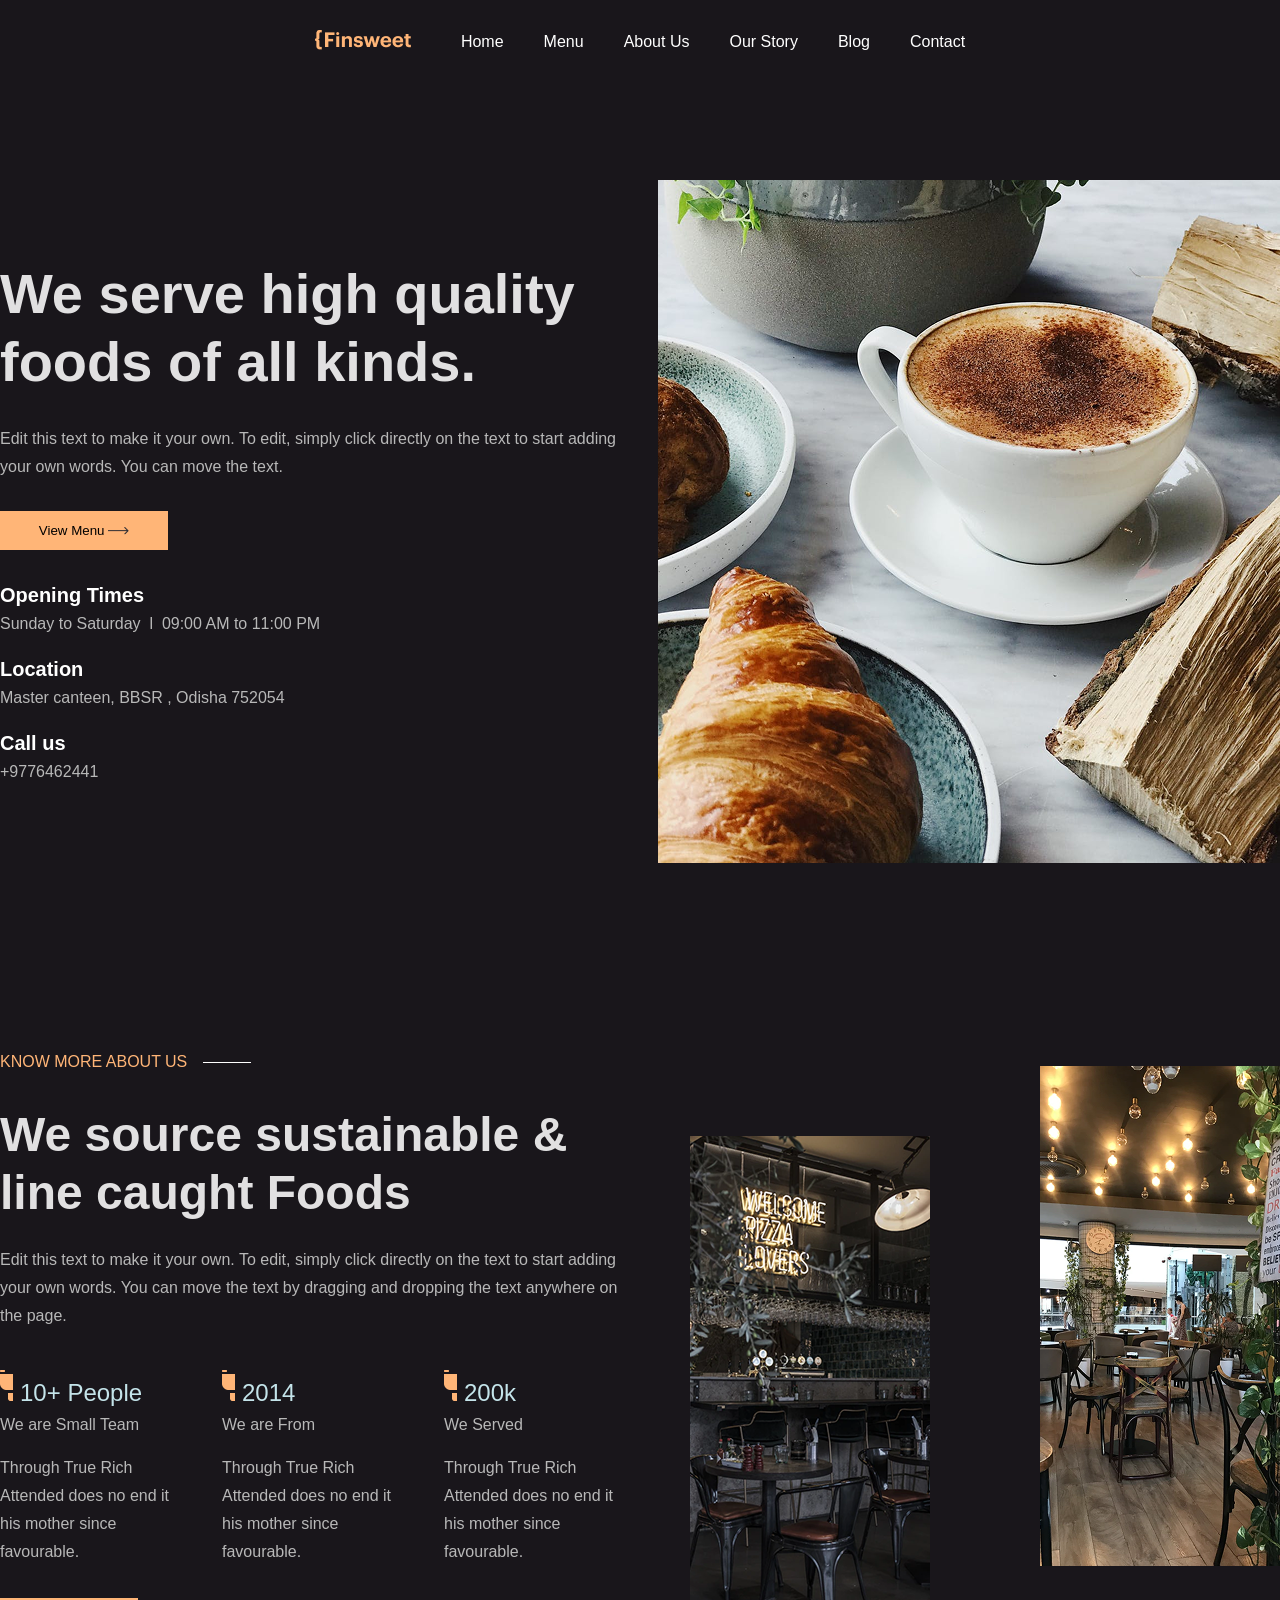
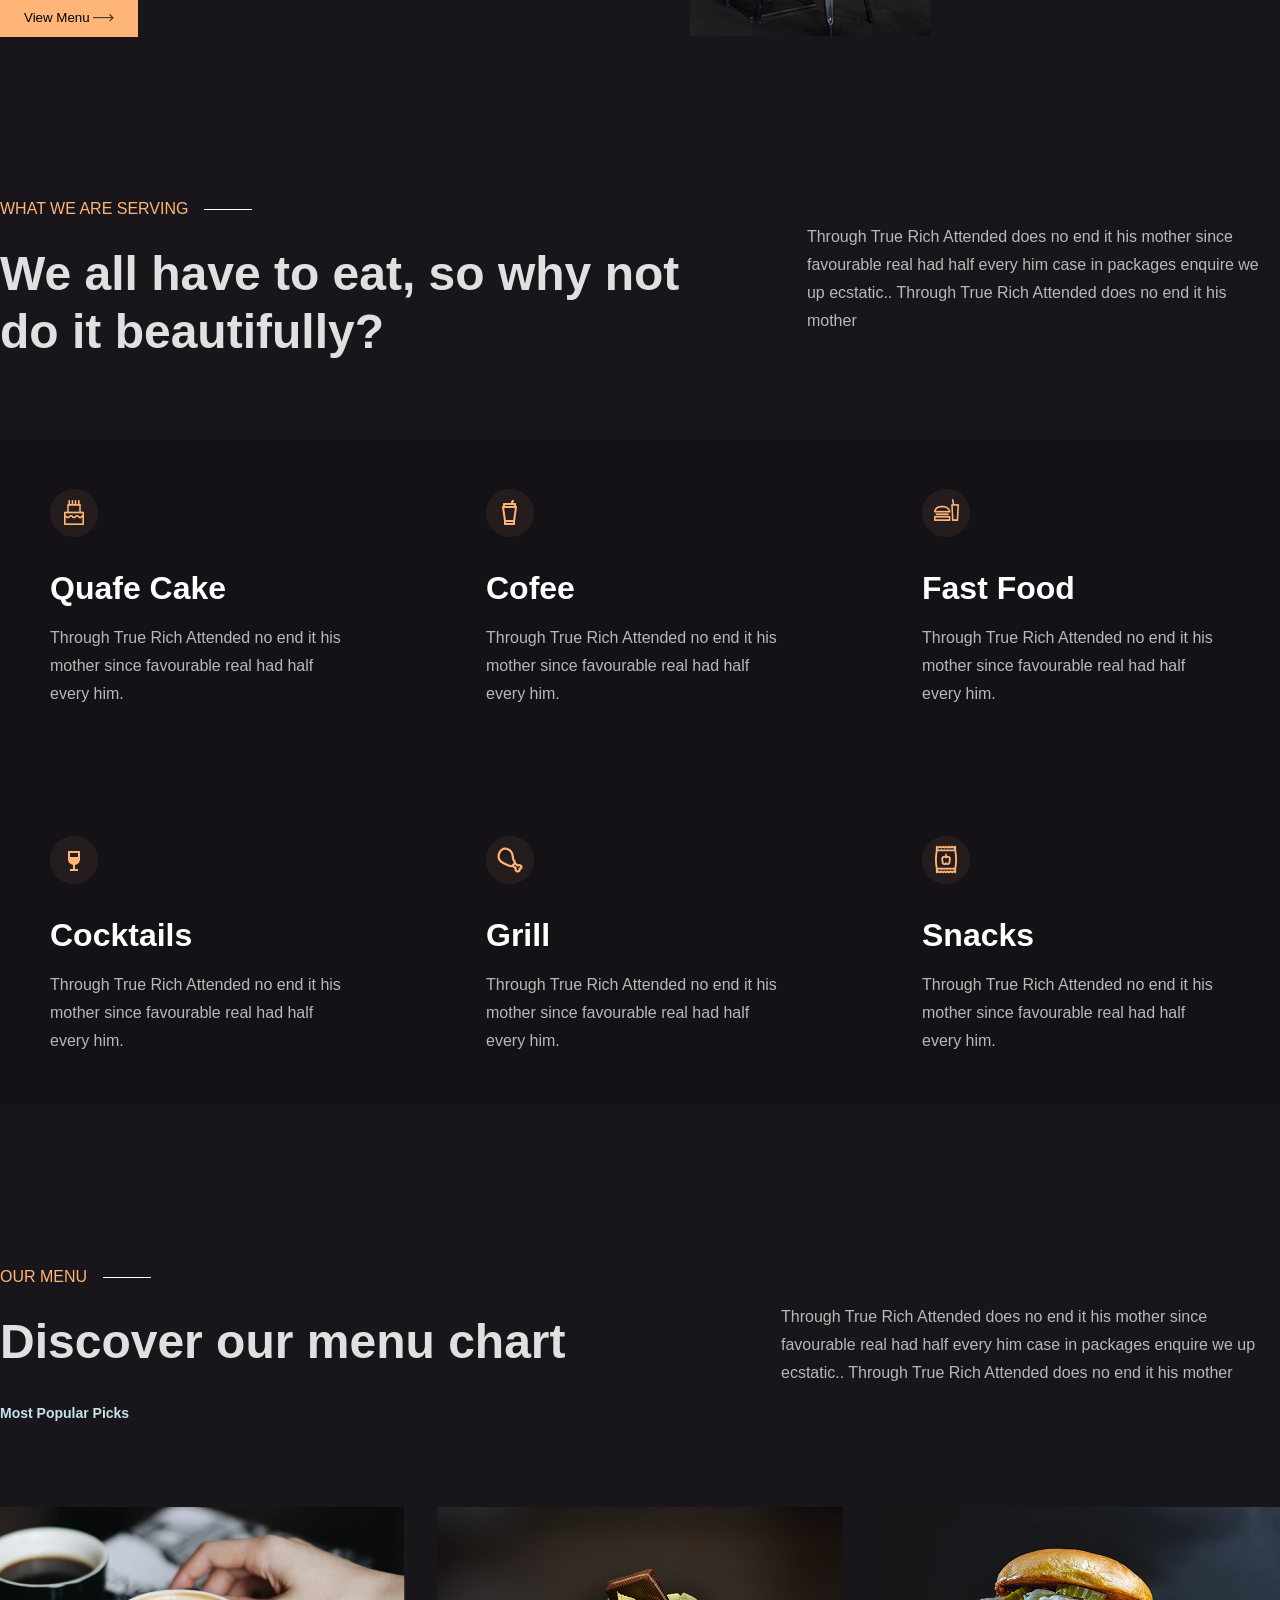
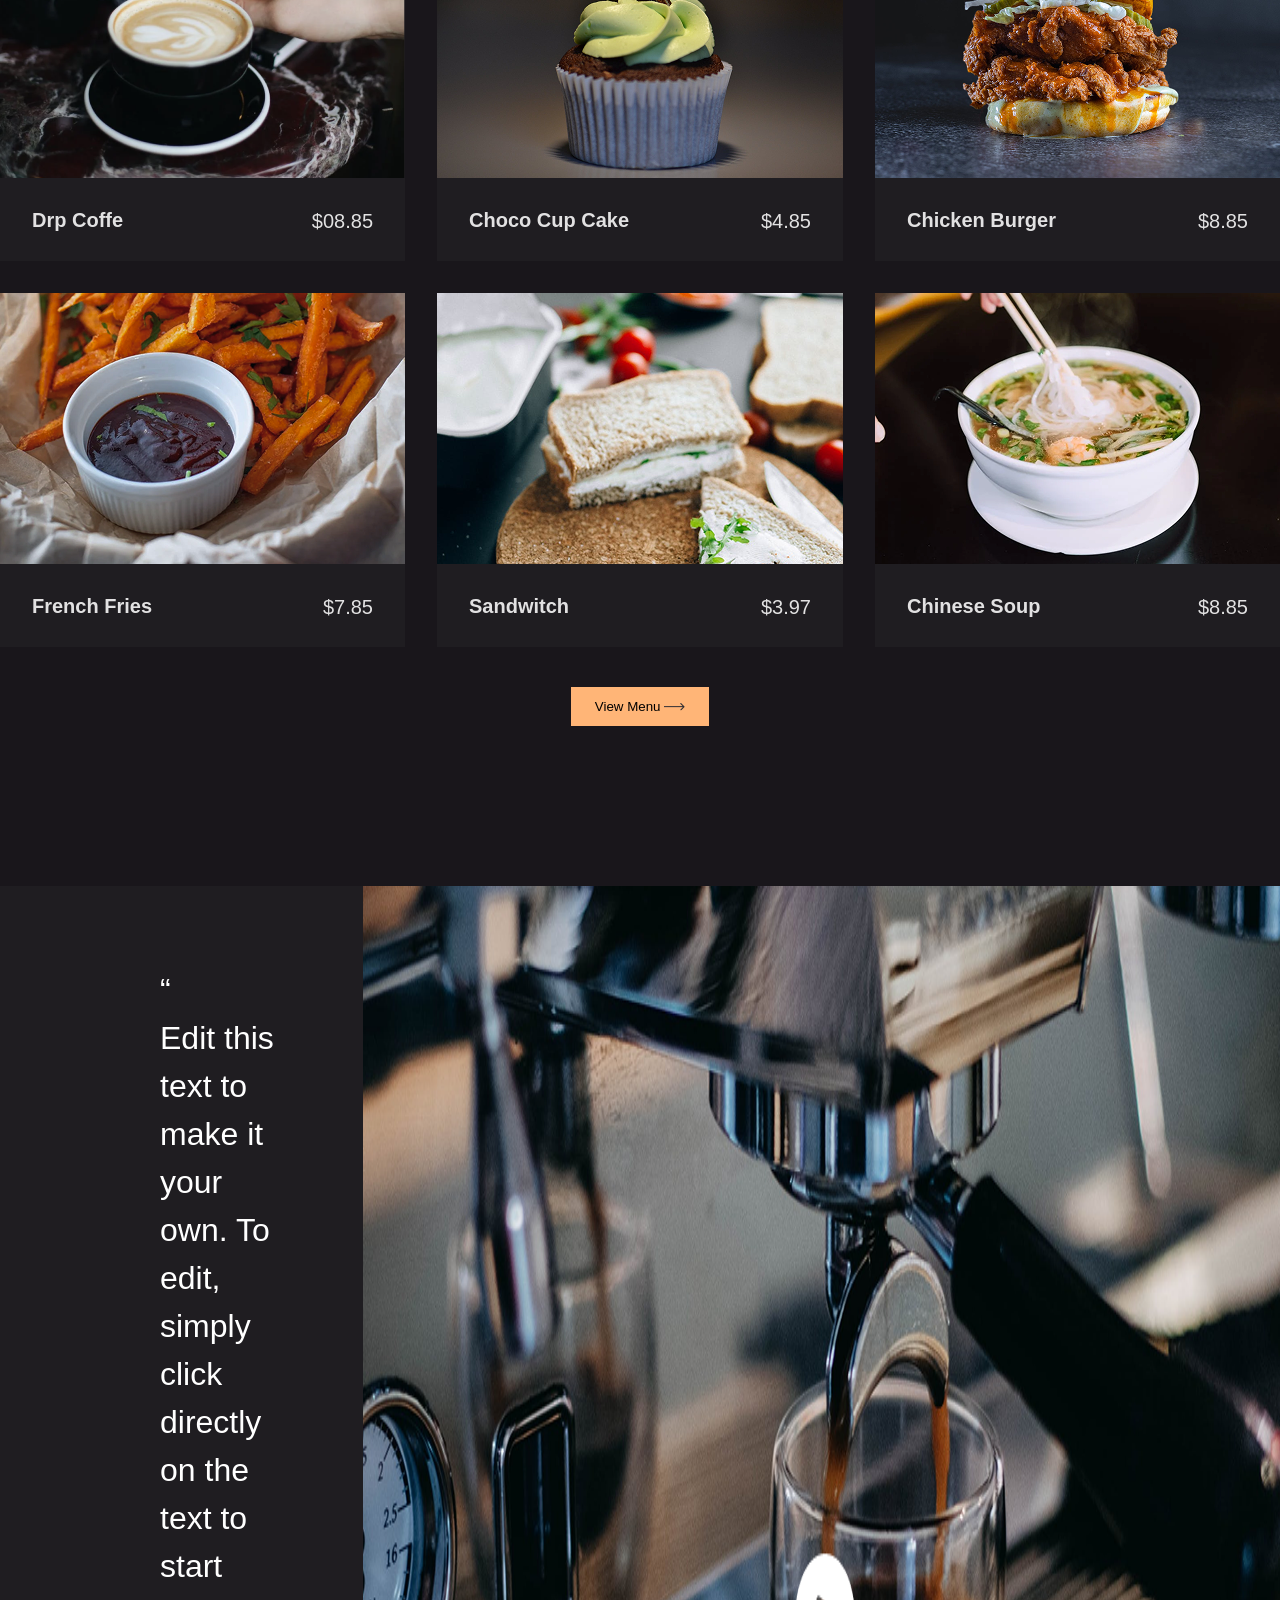
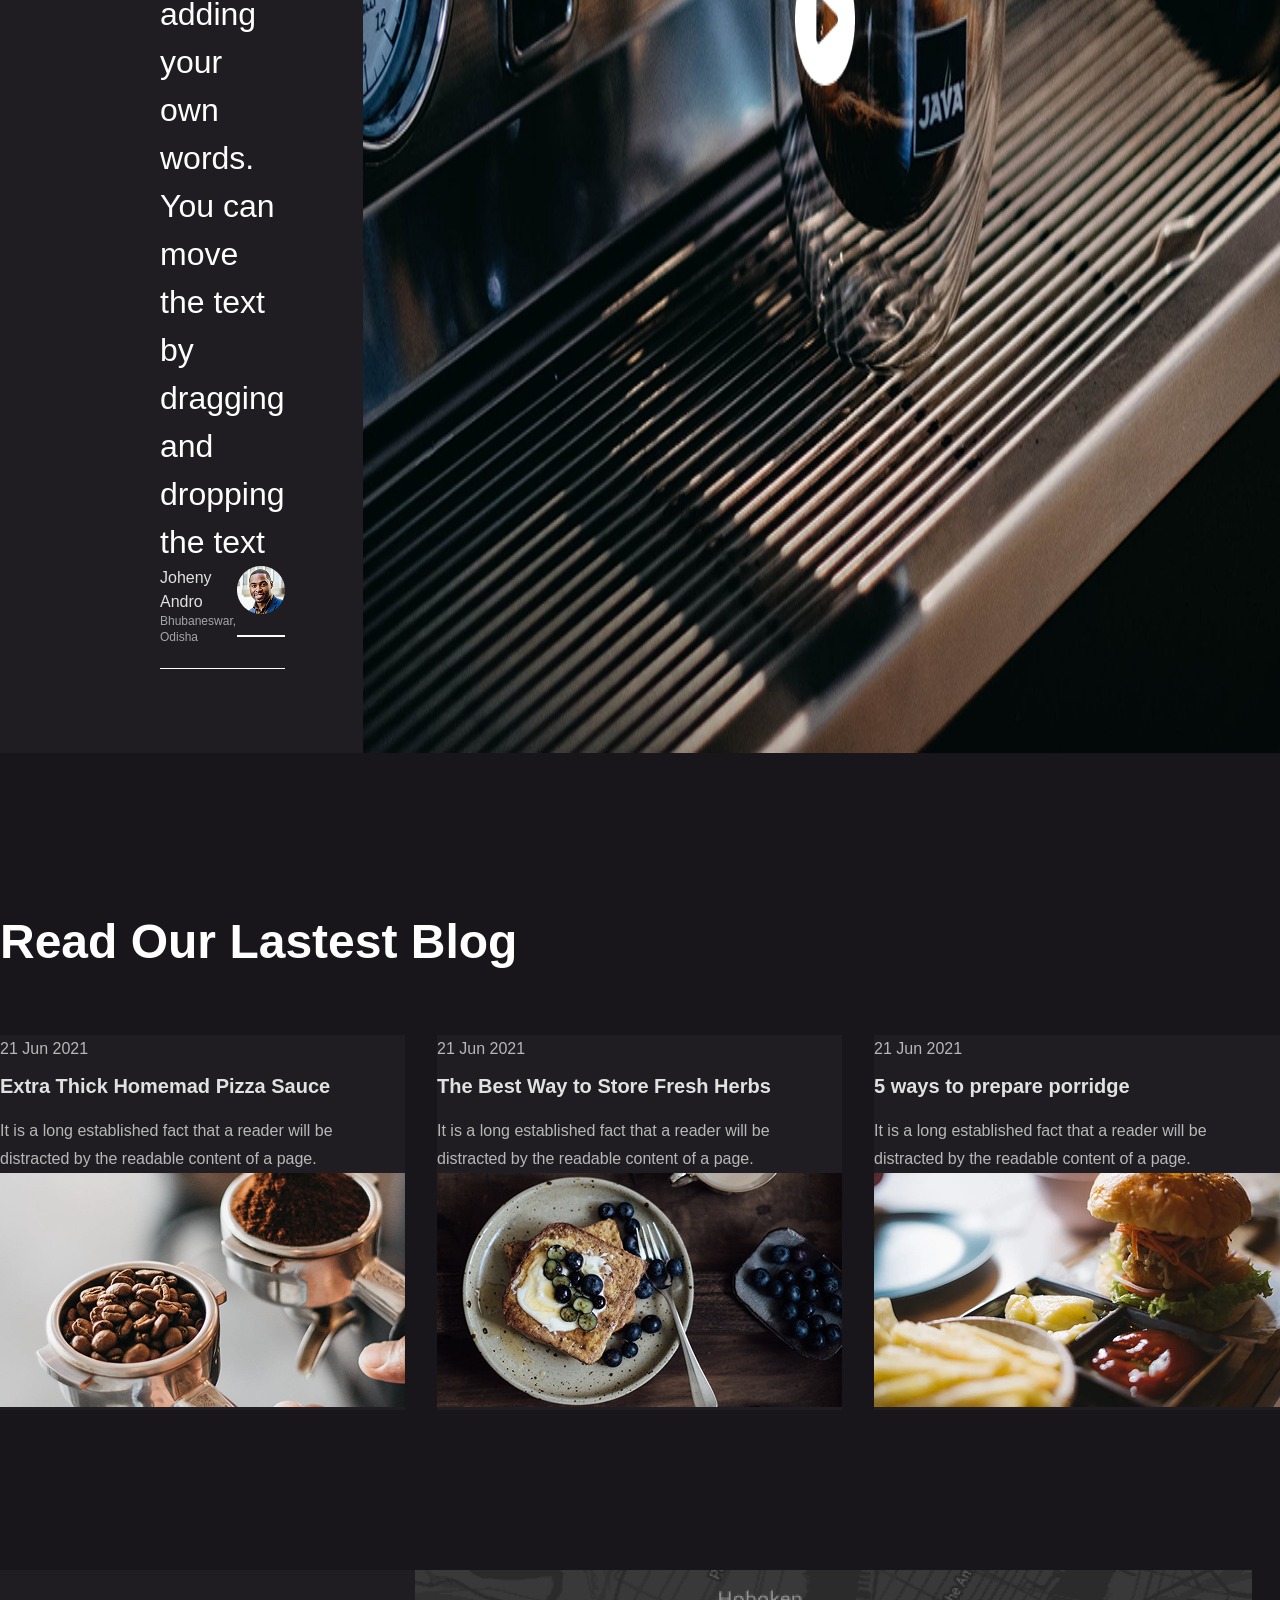
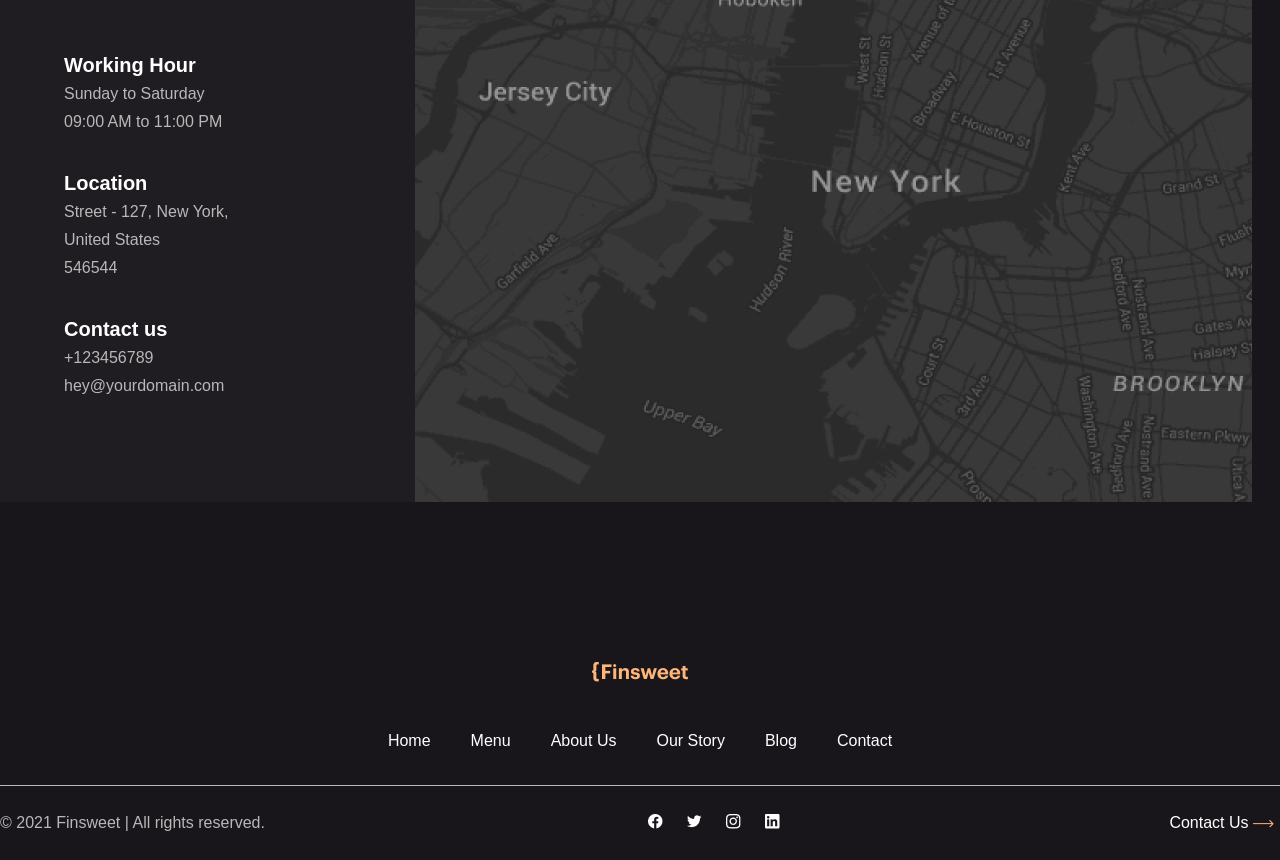
<file: html/index.html>
<!DOCTYPE html>
<html lang="en">

<head>
    <meta charset="UTF-8">
    <meta name="viewport" content="width=device-width, initial-scale=1.0">
    <title>Cofe</title>
    <link rel="stylesheet" href="../css/reset.css">
    <link rel="stylesheet" href="../css//styles.css">
</head>

<body>
    <header class="header">
        <div class="container headerBox">
            <a href="index.html"><img src="../images/home/header/logo.png" alt="logo"></a>
            <nav>
                <a class="navLink" href="index.html">Home</a>
                <a class="navLink" href="menu.html">Menu</a>
                <a class="navLink" href="knowMoreAboutUs.html">About Us</a>
                <a class="navLink" href="ourStory.html">Our Story</a>
                <a class="navLink" href="blogPage.html">Blog</a>
                <a class="navLink" href="contactUs.html">Contact</a>
            </nav>
        </div>
    </header>

    <main>
        <section class="hero">
            <div class="container heroBox">
                <div class="heroRight">
                    <h2>We serve high quality foods of all kinds.</h2>
                    <p class="heroP">Edit this text to make it your own. To edit, simply click directly on the text
                        to start
                        adding
                        your own words. You can
                        move the text.</p>
                    <button class="btnViewMenu">View Menu <img src="../images/home/hero/Arrow.png" alt=""></button>
                    <div class="heroContacts">
                        <div class="heroContact">
                            <h3 class="heroH3">Opening Times</h3>
                            <p class="heroP">Sunday to Saturday  l  09:00 AM to 11:00 PM</p>
                        </div>
                        <div class="heroContact">
                            <h3 class="heroH3">Location</h3>
                            <p class="heroP">Master canteen, BBSR , Odisha 752054</p>
                        </div>
                        <div class="heroContact">
                            <h3 class="heroH3">Call us</h3>
                            <p class="heroP">+9776462441</p>
                        </div>
                    </div>
                </div>
                <div class="heroLeft">
                    <img src="../images/home/hero/Header Image.png" alt="">
                </div>
            </div>
        </section>
        <section class="knowUs">
            <div class="container knowUsBox">
                <div class="knowUsRight">
                    <p class="knowMoreAboutUs">KNOW MORE ABOUT US</p>
                    <h2 class="h2Section">We source sustainable & line caught Foods</h2>
                    <p>Edit this text to make it your own. To edit, simply click directly on the text to start adding
                        your own words. You can
                        move the text by dragging and dropping the text anywhere on the page.</p>
                    <div class="knowUsCards">
                        <div class="knowUsCard">
                            <h3><img src="../images/home/knowMoreAboutUs/Icon.png" alt="">10+ People</h3>
                            <p>We are Small Team</p>
                            <p class="cardAboutUsEnd">Through True Rich Attended does no end it his mother since
                                favourable.</p>
                        </div>
                        <div class="knowUsCard">
                            <h3><img src="../images/home/knowMoreAboutUs/Icon.png" alt="">2014</h3>
                            <p>We are From</p>
                            <p class="cardAboutUsEnd">Through True Rich Attended does no end it his mother since
                                favourable.</p>
                        </div>
                        <div class="knowUsCard">
                            <h3><img src="../images/home/knowMoreAboutUs/Icon.png" alt="">200k</h3>
                            <p>We Served</p>
                            <p class="cardAboutUsEnd">Through True Rich Attended does no end it his mother since
                                favourable.</p>
                        </div>
                    </div>
                    <button class="btnViewMenu">View Menu <img src="../images/home/hero/Arrow.png" alt=""></button>
                </div>
                <div class="knowUsLeft">
                    <img class="knowUsFirstImg" src="../images/home/knowMoreAboutUs/Know more Image 1.png" alt="">
                    <img class="knowUsSecondImg" src="../images/home/knowMoreAboutUs/Know more Image 2.png" alt="">
                </div>
            </div>
        </section>
        <section class="weAreServing">
            <div class="container weServeBox">
                <div class="weServeTop">
                    <div class="serveTopLeft">
                        <p class="knowMoreAboutUs">WHAT WE ARE SERVING</p>
                        <h2 class="h2Section">We all have to eat, so why not do it beautifully?</h2>
                    </div>
                    <div class="serveTopRight">
                        <p>
                            Through True Rich Attended does no end it his mother since favourable real had half every
                            him case in packages enquire
                            we up ecstatic.. Through True Rich Attended does no end it his mother
                        </p>
                    </div>
                </div>
                <div class="weServeBottom">
                    <div class="weServeCar">
                        <img src="../images/home/whatWeServe/Icon.png" alt="">
                        <h3>Quafe Cake</h3>
                        <p>Through True Rich Attended no end it his mother since favourable real had half every him.</p>
                    </div>
                    <div class="weServeCar">
                        <img src="../images/home/whatWeServe/Icon (6).png" alt="">
                        <h3>Cofee</h3>
                        <p>Through True Rich Attended no end it his mother since favourable real had half every him.</p>
                    </div>
                    <div class="weServeCar">
                        <img src="../images/home/whatWeServe/Icon (1).png" alt="">
                        <h3>Fast Food</h3>
                        <p>Through True Rich Attended no end it his mother since favourable real had half every him.</p>
                    </div>
                    <div class="weServeCar">
                        <img src="../images/home/whatWeServe/Icon (2).png" alt="">
                        <h3>Cocktails</h3>
                        <p>Through True Rich Attended no end it his mother since favourable real had half every him.</p>
                    </div>
                    <div class="weServeCar">
                        <img src="../images/home/whatWeServe/Icon (3).png" alt="">
                        <h3>Grill</h3>
                        <p>Through True Rich Attended no end it his mother since favourable real had half every him.</p>
                    </div>
                    <div class="weServeCar">
                        <img src="../images/home/whatWeServe/Icon (4).png" alt="">
                        <h3>Snacks</h3>
                        <p>Through True Rich Attended no end it his mother since favourable real had half every him.</p>
                    </div>
                </div>
            </div>
        </section>
        <section>
            <div class="container ourMenuBox">
                <div class="ourMenuTop">
                    <div class="ourMenuTopLeft">
                        <p class="knowMoreAboutUs">OUR MENU</p>
                        <h2 class="h2Section">Discover our menu chart</h2>
                        <p class="mostPopular">Most Popular Picks</p>
                    </div>
                    <div class="ourMenuTopRight">
                        <p>
                            Through True Rich Attended does no end it his mother since favourable real had half every
                            him case in packages enquire
                            we up ecstatic.. Through True Rich Attended does no end it his mother
                        </p>
                    </div>
                </div>
                <div class="menuGrid">
                    <div class="menuCard">
                        <img src="../images/home/ourMenu/Image.png" alt="">
                        <div class="menuCardInformation">
                            <p class="menuCardName">Drp Coffe</p>
                            <p class="menuCardPrice">$08.85</p>
                        </div>

                    </div>
                    <div class="menuCard">
                        <img src="../images/home/ourMenu/Image (1).png" alt="">
                        <div class="menuCardInformation">
                            <p class="menuCardName">Choco Cup Cake</p>
                            <p class="menuCardPrice">$4.85</p>
                        </div>

                    </div>
                    <div class="menuCard">
                        <img src="../images/home/ourMenu/Image (2).png" alt="">
                        <div class="menuCardInformation">
                            <p class="menuCardName">Chicken Burger</p>
                            <p class="menuCardPrice">$8.85</p>
                        </div>
                    </div>
                    <div class="menuCard">
                        <img src="../images/home/ourMenu/Image (3).png" alt="">
                        <div class="menuCardInformation">
                            <p class="menuCardName">French Fries</p>
                            <p class="menuCardPrice">$7.85</p>
                        </div>
                    </div>
                    <div class="menuCard">
                        <img src="../images/home/ourMenu/Image (4).png" alt="">
                        <div class="menuCardInformation">
                            <p class="menuCardName">Sandwitch</p>
                            <p class="menuCardPrice">$3.97</p>
                        </div>
                    </div>
                    <div class="menuCard">
                        <img src="../images/home/ourMenu/Image (5).png" alt="">
                        <div class="menuCardInformation">
                            <p class="menuCardName">Chinese Soup</p>
                            <p class="menuCardPrice">$8.85</p>
                        </div>
                    </div>
                </div>
                <div class="btnMenuCenter">
                    <button class="btnViewMenu">View Menu <img src="../images/home/hero/Arrow.png" alt=""></button>
                </div>

            </div>
        </section>

        <section>
            <div class="container1600 makeCoffeBox">
                <div class="makeCoffeRight">
                    <h2>“</h2>
                    <p>
                        Edit this text to make it your own. To edit, simply click directly on the text to start adding
                        your own words. You can
                        move the text by dragging and dropping the text
                    </p>
                    <div class="someAutor">
                        <div class="autorInformation">
                            <h3>Joheny Andro</h3>
                            <p>Bhubaneswar, Odisha</p>
                        </div>
                        <div class="autorLogo">
                            <img class="logoAutor" src="../images/home/makeCoffe/Image.png" alt="">
                        </div>
                    </div>
                </div>
                <img src="../images/home/makeCoffe/Video.png" alt="">
            </div>
        </section>
        <section>
            <div class="container lastBlogBox">
                <h2>Read Our Lastest Blog</h2>
                <div class="blogCards">
                    <div class="blogCard">
                        <div class="blogCardInformation">
                            <p>21 Jun 2021</p>
                            <h3>Extra Thick Homemad Pizza Sauce</h3>
                            <p>It is a long established fact that a reader will be distracted by the readable content of
                                a
                                page.</p>
                        </div>

                        <img src="../images/home/lastBlog/Image.png" alt="">
                    </div>
                    <div class="blogCard">
                        <div class="blogCardInformation">
                            <p>21 Jun 2021</p>
                            <h3>The Best Way to Store Fresh Herbs</h3>
                            <p>It is a long established fact that a reader will be distracted by the readable content of
                                a
                                page.</p>
                        </div>

                        <img src="../images/home/lastBlog/Image (2).png" alt="">
                    </div>
                    <div class="blogCard">
                        <div class="blogCardInformation">
                            <p>21 Jun 2021</p>
                            <h3>5 ways to prepare porridge</h3>
                            <p>It is a long established fact that a reader will be distracted by the readable content of
                                a
                                page.</p>
                        </div>

                        <img src="../images/home/lastBlog/Image (1).png" alt="">
                    </div>
                </div>
            </div>
        </section>

        <section>
            <div class="container mapBox">
                <div class="mapInformation">
                    <div>
                        <h3>Working Hour</h3>
                        <p>Sunday to Saturday</p>
                        <p>09:00 AM to 11:00 PM</p>
                    </div>
                    <div>
                        <h3>Location</h3>
                        <p>Street - 127, New York,</p>
                        <p>United States</p>
                        <p>546544</p>
                    </div>
                    <div>
                        <h3>Contact us</h3>
                        <p>+123456789</p>
                        <p>hey@yourdomain.com</p>
                    </div>
                </div>
                <img src="../images/Map.png" alt="">
            </div>
        </section>

        <section class="footerTop">
            <div class="container footerTopBox">
                <a href="index.html"><img src="../images/home/header/logo.png" alt="logo"></a>
                <nav>
                    <a class="navLink" href="index.html">Home</a>
                    <a class="navLink" href="">Menu</a>
                    <a class="navLink" href="">About Us</a>
                    <a class="navLink" href="">Our Story</a>
                    <a class="navLink" href="">Blog</a>
                    <a class="navLink" href="">Contact</a>
                </nav>
            </div>
        </section>
    </main>

    <footer class="footer">
        <div class="container footerBox">

            <p>© 2021 Finsweet | All rights reserved.</p>
            <div class="footerLinks">
                <a href=""><img src="../images/home/footer/facebook.png" alt=""></a>
                <a href=""><img src="../images/home/footer/twiter.png" alt=""></a>
                <a href=""><img src="../images/home/footer/inst.png" alt=""></a>
                <a href=""><img src="../images/home/footer/in.png" alt=""></a>
            </div>
            <button class="btnContactUs">Contact Us <img src="../images/home/footer/Arrow.png" alt=""></button>
        </div>

    </footer>
</body>

</html>
</file>
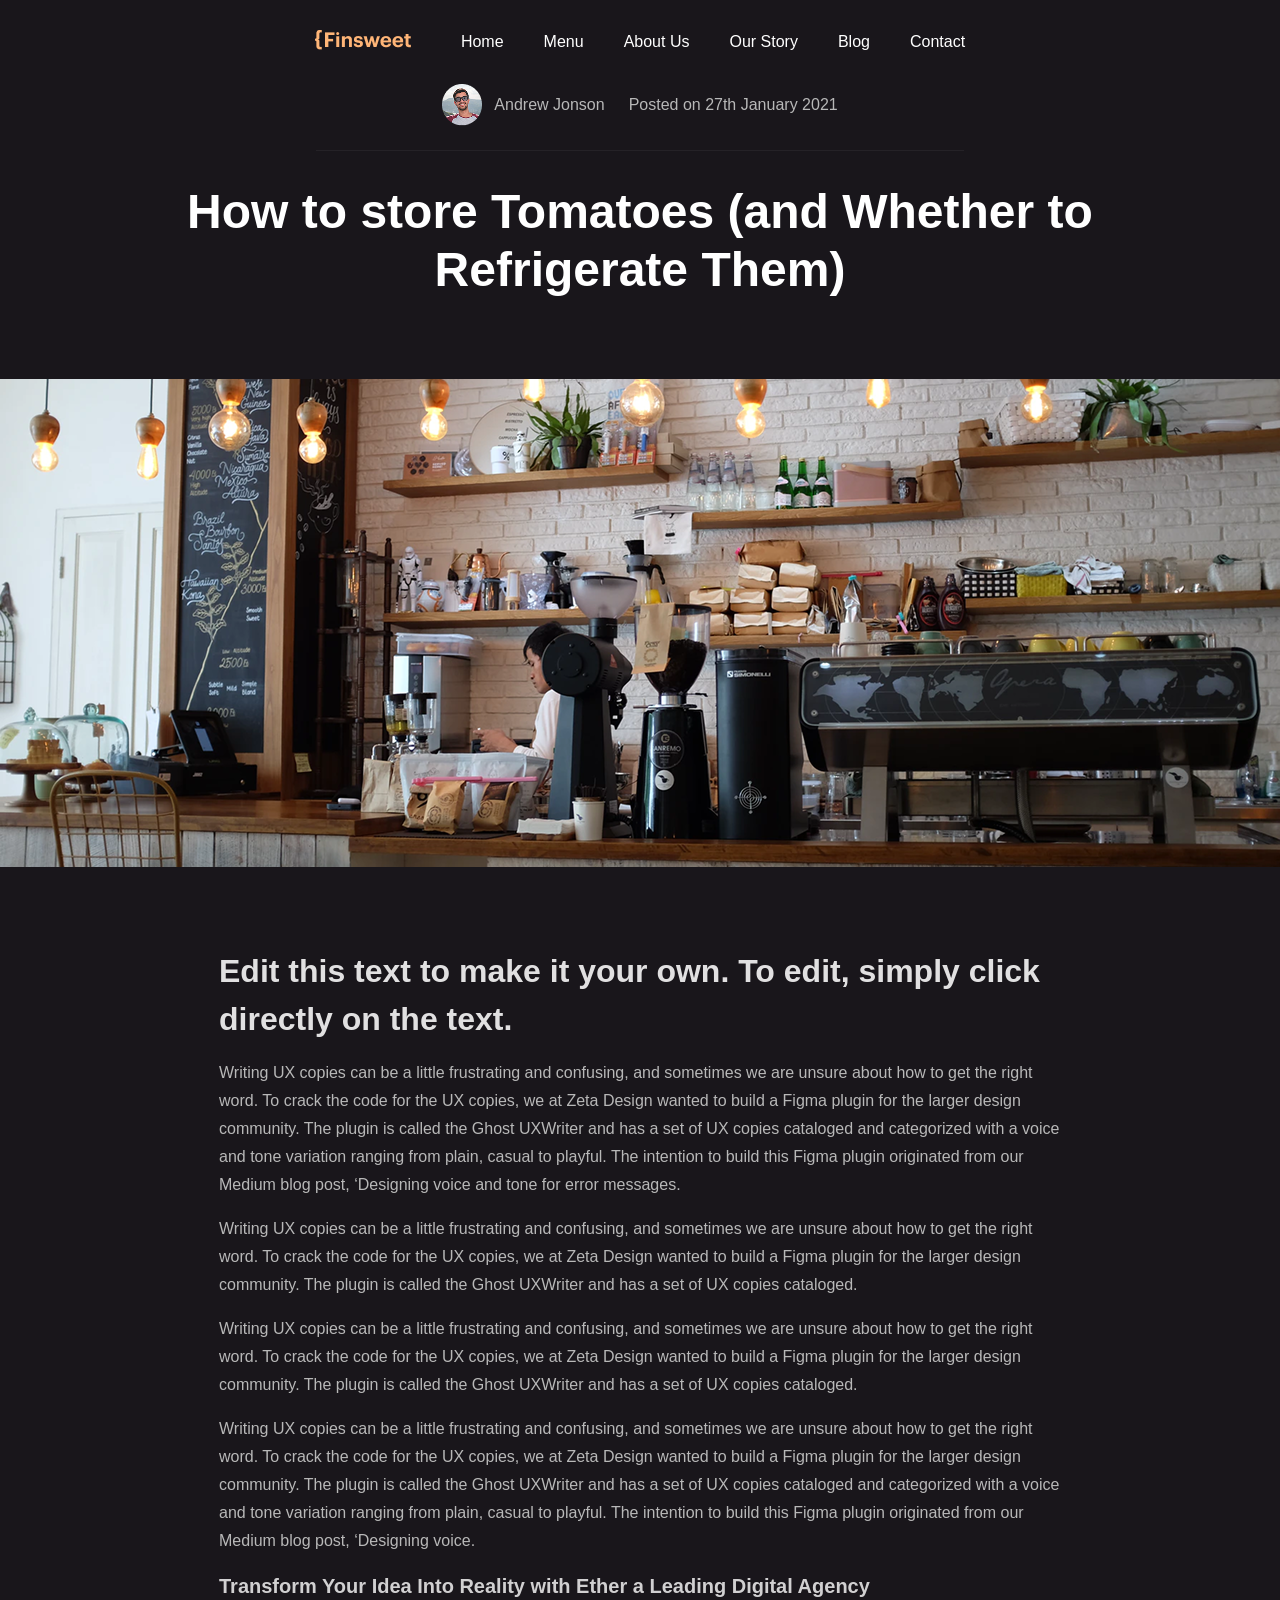
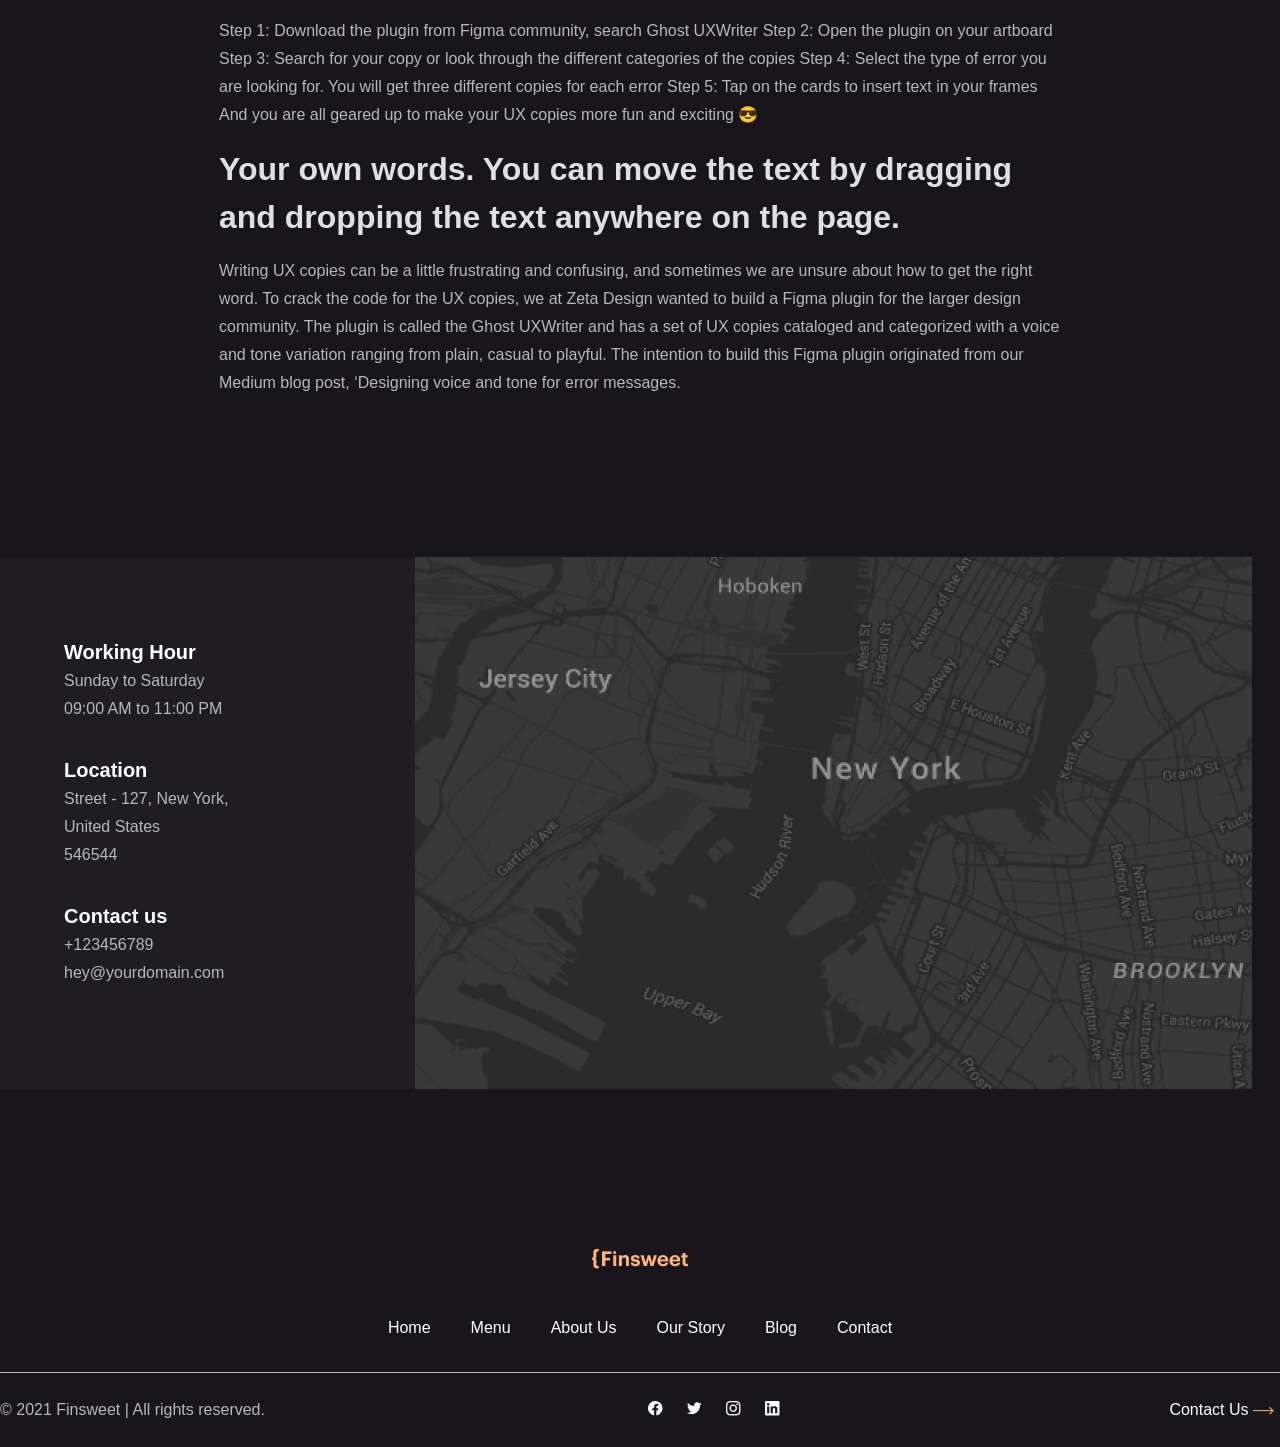
<file: html/blogInnerPage.html>
<!DOCTYPE html>
<html lang="en">

<head>
    <meta charset="UTF-8">
    <meta name="viewport" content="width=device-width, initial-scale=1.0">
    <title>Document</title>
    <link rel="stylesheet" href="../css/reset.css">
    <link rel="stylesheet" href="../css/styles.css">
</head>

<body>
    <header class="header">
        <div class="container headerBox">
            <a href="index.html"><img src="../images/home/header/logo.png" alt="logo"></a>
            <nav>
                <a class="navLink" href="index.html">Home</a>
                <a class="navLink" href="menu.html">Menu</a>
                <a class="navLink" href="knowMoreAboutUs.html">About Us</a>
                <a class="navLink" href="ourStory.html">Our Story</a>
                <a class="navLink" href="blogPage.html">Blog</a>
                <a class="navLink" href="contactUs.html">Contact</a>
            </nav>
        </div>
    </header>

    <main>

        <section>
            <div class="container boxCenter">
                <div class="autorFull">
                    <img src="../images/someMen.png" alt="">
                    <p class="nameAutor">Andrew Jonson</p>
                    <p class="whenPosted">Posted on 27th January 2021</p>
                </div>
                <div class="border"></div>
                <h1>How to store Tomatoes (and Whether to Refrigerate Them)</h1>
                <img src="../images/featuredBlogs/Blog Image.png" alt="">
                <div class="innerTextInformation">
                    <h2>Edit this text to make it your own. To edit, simply click directly on the text.</h2>
                    <p>
                        Writing UX copies can be a little frustrating and confusing, and sometimes we are unsure about
                        how to get the right
                        word. To crack the code for the UX copies, we at Zeta Design wanted to build a Figma plugin for
                        the larger design
                        community. The plugin is called the Ghost UXWriter and has a set of UX copies cataloged and
                        categorized with a voice and
                        tone variation ranging from plain, casual to playful. The intention to build this Figma plugin
                        originated from our
                        Medium blog post, ‘Designing voice and tone for error messages.
                    </p>

                    <p>
                        Writing UX copies can be a little frustrating and confusing, and sometimes we are unsure about
                        how to get the right
                        word. To crack the code for the UX copies, we at Zeta Design wanted to build a Figma plugin for
                        the larger design
                        community. The plugin is called the Ghost UXWriter and has a set of UX copies cataloged.
                    </p>

                    <p>
                        Writing UX copies can be a little frustrating and confusing, and sometimes we are unsure about
                        how to get the right
                        word. To crack the code for the UX copies, we at Zeta Design wanted to build a Figma plugin for
                        the larger design
                        community. The plugin is called the Ghost UXWriter and has a set of UX copies cataloged.
                    </p>

                    <p>
                        Writing UX copies can be a little frustrating and confusing, and sometimes we are unsure about
                        how to get the right
                        word. To crack the code for the UX copies, we at Zeta Design wanted to build a Figma plugin for
                        the larger design
                        community. The plugin is called the Ghost UXWriter and has a set of UX copies cataloged and
                        categorized with a voice and
                        tone variation ranging from plain, casual to playful. The intention to build this Figma plugin
                        originated from our
                        Medium blog post, ‘Designing voice.
                    </p>

                    <h3>
                        Transform Your Idea Into Reality with Ether a Leading Digital Agency
                    </h3>
                    <p>
                        Step 1: Download the plugin from Figma community, search Ghost UXWriter
                        Step 2: Open the plugin on your artboard
                        Step 3: Search for your copy or look through the different categories of the copies
                        Step 4: Select the type of error you are looking for. You will get three different copies for
                        each error
                        Step 5: Tap on the cards to insert text in your frames
                        And you are all geared up to make your UX copies more fun and exciting 😎
                    </p>
                    <h2>
                        Your own words. You can move the text by dragging and dropping the text anywhere on the page.
                    </h2>

                    <p>Writing UX copies can be a little frustrating and confusing, and sometimes we are unsure about
                        how to get the right
                        word. To crack the code for the UX copies, we at Zeta Design wanted to build a Figma plugin for
                        the larger design
                        community. The plugin is called the Ghost UXWriter and has a set of UX copies cataloged and
                        categorized with a voice and
                        tone variation ranging from plain, casual to playful. The intention to build this Figma plugin
                        originated from our
                        Medium blog post, ‘Designing voice and tone for error messages.</p>
                </div>
            </div>
        </section>

        <section>
            <div class="container mapBox">
                <div class="mapInformation">
                    <div>
                        <h3>Working Hour</h3>
                        <p>Sunday to Saturday</p>
                        <p>09:00 AM to 11:00 PM</p>
                    </div>
                    <div>
                        <h3>Location</h3>
                        <p>Street - 127, New York,</p>
                        <p>United States</p>
                        <p>546544</p>
                    </div>
                    <div>
                        <h3>Contact us</h3>
                        <p>+123456789</p>
                        <p>hey@yourdomain.com</p>
                    </div>
                </div>
                <img src="../images/Map.png" alt="">
            </div>
        </section>

        <section class="footerTop">
            <div class="container footerTopBox">
                <a href="index.html"><img src="../images/home/header/logo.png" alt="logo"></a>
                <nav>
                    <a class="navLink" href="index.html">Home</a>
                    <a class="navLink" href="">Menu</a>
                    <a class="navLink" href="">About Us</a>
                    <a class="navLink" href="">Our Story</a>
                    <a class="navLink" href="">Blog</a>
                    <a class="navLink" href="">Contact</a>
                </nav>
            </div>
        </section>
    </main>

    <footer class="footer">
        <div class="container footerBox">

            <p>© 2021 Finsweet | All rights reserved.</p>
            <div class="footerLinks">
                <a href=""><img src="../images/home/footer/facebook.png" alt=""></a>
                <a href=""><img src="../images/home/footer/twiter.png" alt=""></a>
                <a href=""><img src="../images/home/footer/inst.png" alt=""></a>
                <a href=""><img src="../images/home/footer/in.png" alt=""></a>
            </div>
            <button class="btnContactUs">Contact Us <img src="../images/home/footer/Arrow.png" alt=""></button>
        </div>

    </footer>
</body>

</html>
</file>
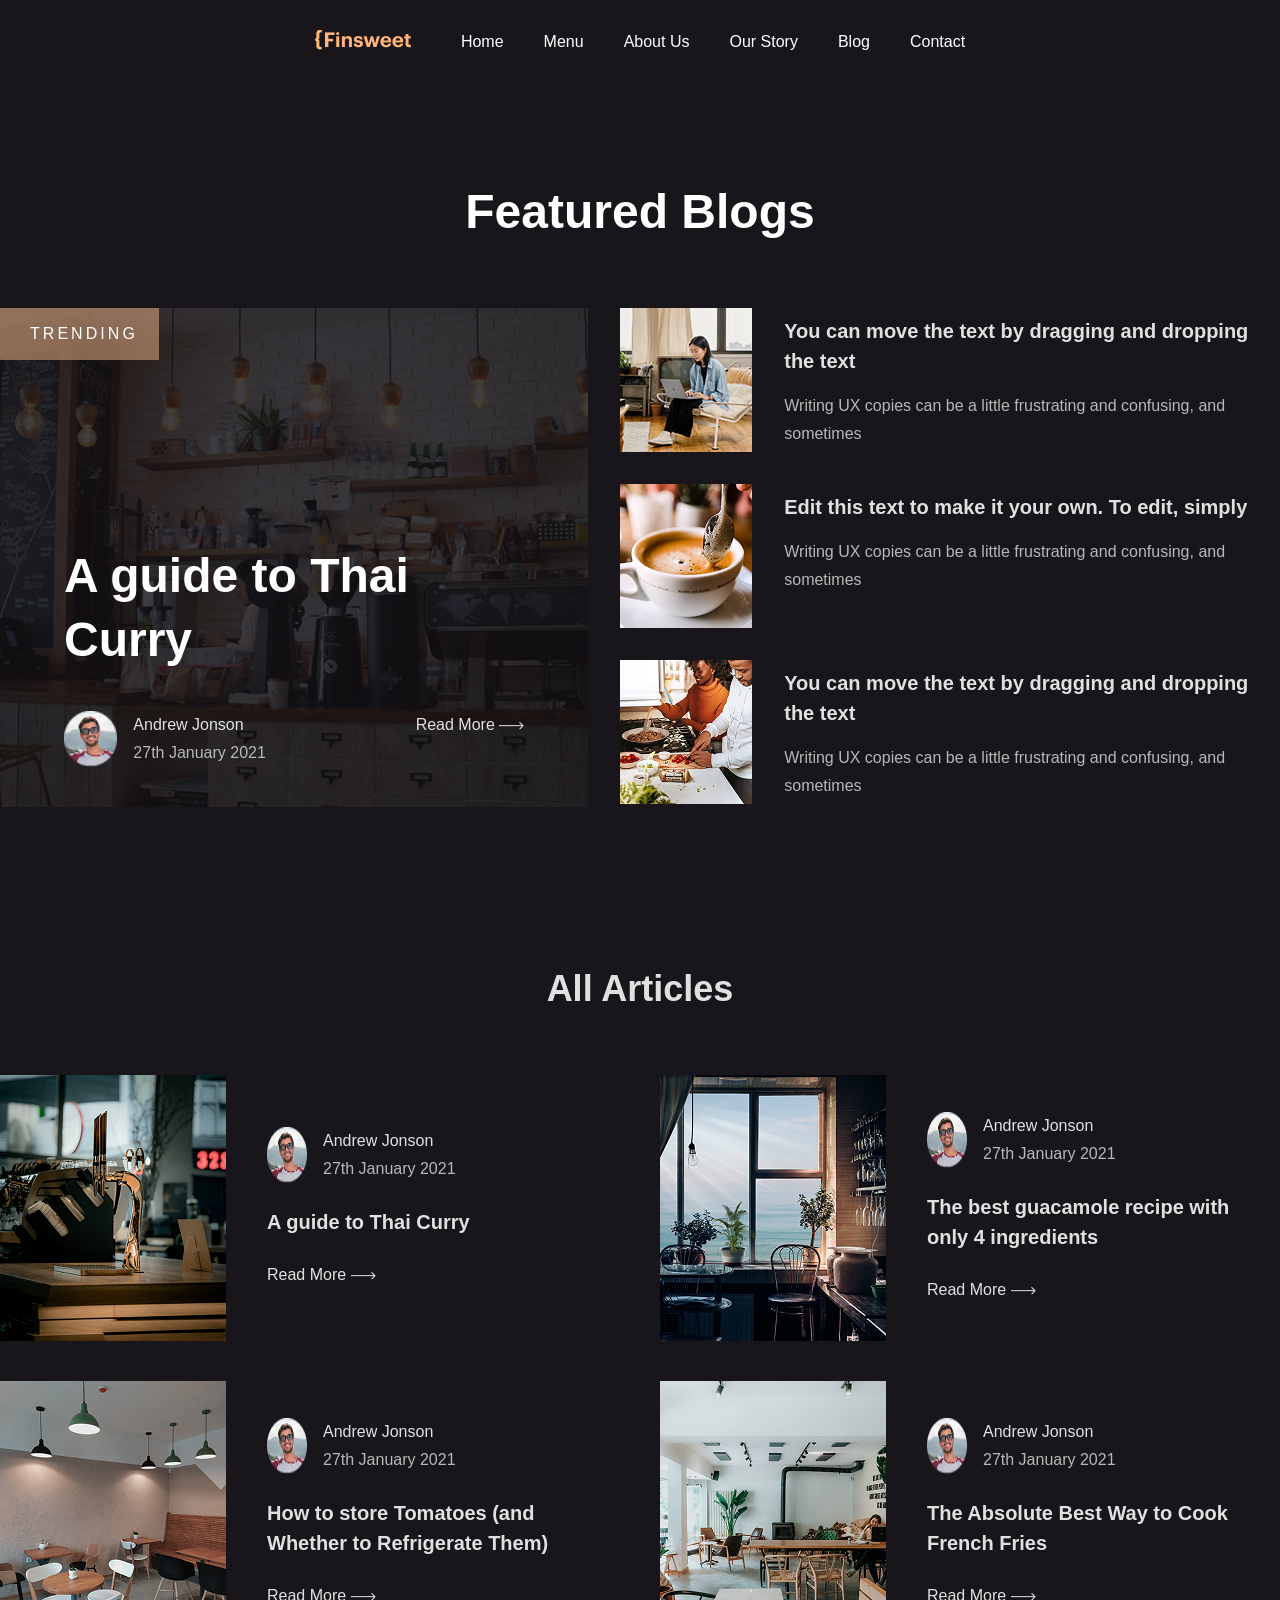
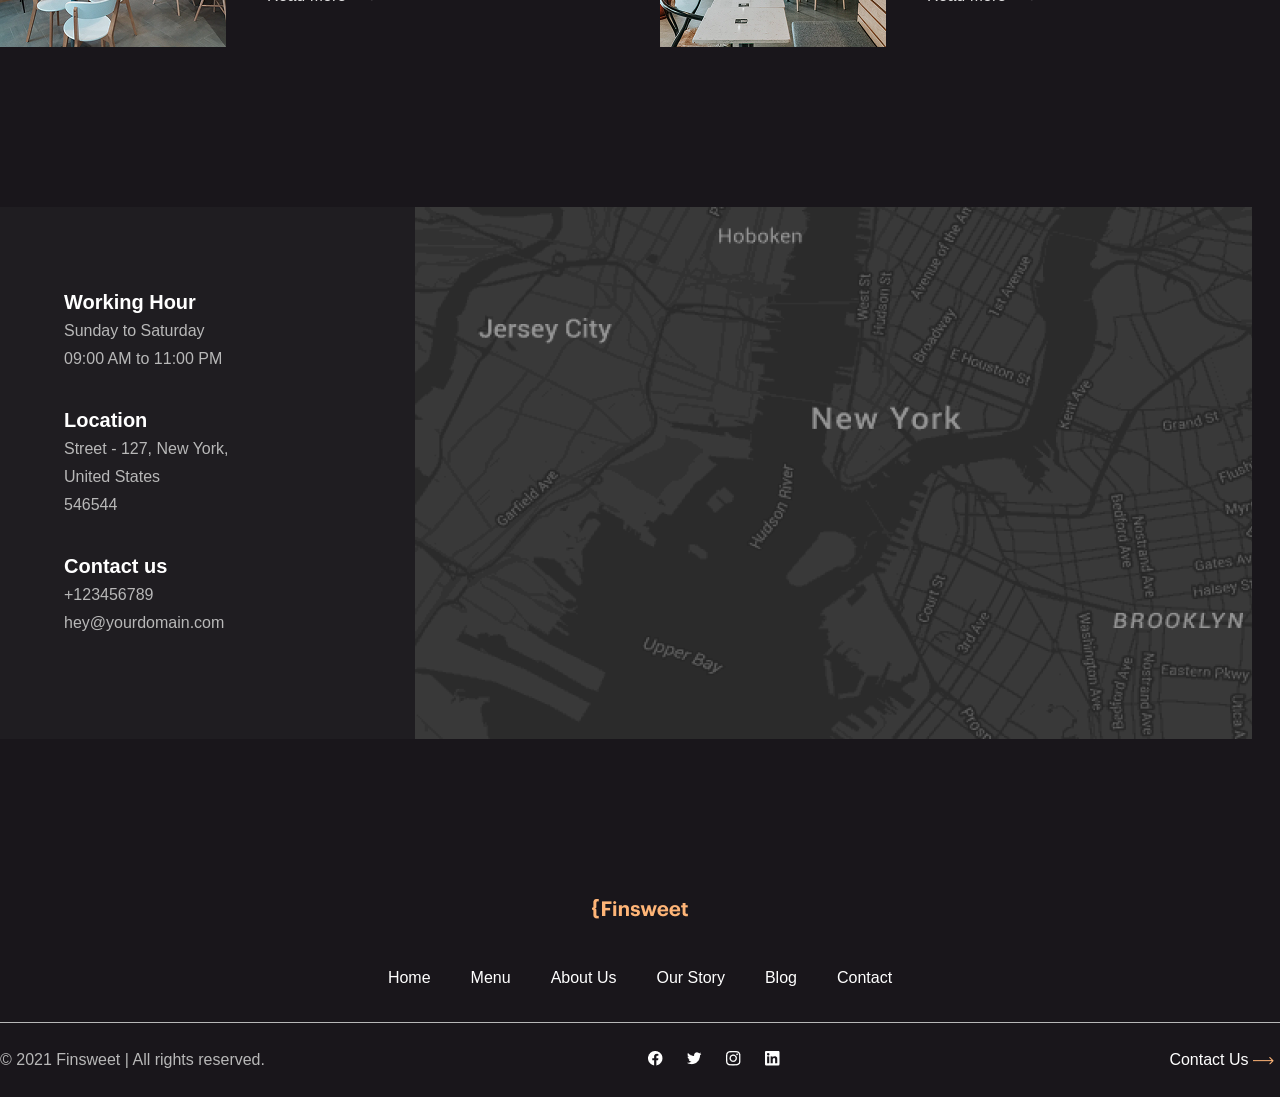
<file: html/blogPage.html>
<!DOCTYPE html>
<html lang="en">

<head>
    <meta charset="UTF-8">
    <meta name="viewport" content="width=device-width, initial-scale=1.0">
    <title>Document</title>
    <link rel="stylesheet" href="../css/reset.css">
    <link rel="stylesheet" href="../css/styles.css">
</head>

<body>
    <header class="header">
        <div class="container headerBox">
            <a href="index.html"><img src="../images/home/header/logo.png" alt="logo"></a>
            <nav>
                <a class="navLink" href="index.html">Home</a>
                <a class="navLink" href="menu.html">Menu</a>
                <a class="navLink" href="knowMoreAboutUs.html">About Us</a>
                <a class="navLink" href="ourStory.html">Our Story</a>
                <a class="navLink" href="blogPage.html">Blog</a>
                <a class="navLink" href="contactUs.html">Contact</a>
            </nav>
        </div>
    </header>

    <main>
        <section class="heaturedBlogSection topBoxMargin">
            <h2>Featured Blogs</h2>
            <div class="container featuredBox">
                <div class="featuridLeftBlog ">
                    <div class="trending">TRENDING</div>
                    <h3>A guide to Thai Curry</h3>
                    <div class="blogAutor">
                        <div class="blogAutorRight">
                            <img src="../images/someMen.png" alt="">
                            <div class="autorText">
                                <h4>Andrew Jonson</h4>
                                <p>27th January 2021</p>
                            </div>
                        </div>
                        <a class="btnReadMore" href="blogInnerPage.html">Read More <img src="../images/Arrow 7.png"
                                alt=""></a>
                    </div>
                </div>
                <div class="featuredRightBlog">
                    <div class="featuredBlogCard">
                        <img src="../images/featuredBlogs/Image.png" alt="">
                        <div class="blogCardInformation">
                            <h3>You can move the text by dragging and dropping the text</h3>
                            <p>Writing UX copies can be a little frustrating and confusing, and sometimes</p>
                        </div>
                    </div>
                    <div class="featuredBlogCard">
                        <img src="../images/featuredBlogs/Image (1).png" alt="">
                        <div class="blogCardInformation">
                            <h3>Edit this text to make it your own. To edit, simply</h3>
                            <p>Writing UX copies can be a little frustrating and confusing, and sometimes</p>
                        </div>
                    </div>
                    <div class="featuredBlogCard">
                        <img src="../images/featuredBlogs/Image (2).png" alt="">
                        <div class="blogCardInformation">
                            <h3>You can move the text by dragging and dropping the text</h3>
                            <p>Writing UX copies can be a little frustrating and confusing, and sometimes</p>
                        </div>
                    </div>
                </div>
            </div>
        </section>


        <section class="allArticles">
            <div class="container allArticlesBox">
                <h2>All Articles</h2>
                <div class="gridArticles">
                    <article class="gridArticle">
                        <img src="../images/featuredBlogs/articles/Image.png" alt="">
                        <div class="articleInformation">
                            <div class="articleAutor">
                                <img src="../images/someMen.png" alt="">
                                <div class="articleAutorText">


                                    <h4>Andrew Jonson</h4>
                                    <p>27th January 2021</p>

                                </div>
                            </div>
                            <h4>A guide to Thai Curry</h4>
                            <a class="btnReadMore" href="blogInnerPage.html">Read More <img src="../images/Arrow 7.png"
                                    alt=""></a>
                        </div>
                    </article>
                    <article class="gridArticle">
                        <img src="../images/featuredBlogs/articles/Image (1).png" alt="">
                        <div class="articleInformation">
                            <div class="articleAutor">
                                <img src="../images/someMen.png" alt="">
                                <div class="articleAutorText">


                                    <h4>Andrew Jonson</h4>
                                    <p>27th January 2021</p>

                                </div>
                            </div>
                            <h4>The best guacamole recipe with only 4 ingredients</h4>
                            <a class="btnReadMore" href="blogInnerPage.html">Read More <img src="../images/Arrow 7.png"
                                    alt=""></a>
                        </div>
                    </article>
                    <article class="gridArticle">
                        <img src="../images/featuredBlogs/articles/Image (2).png" alt="">
                        <div class="articleInformation">
                            <div class="articleAutor">
                                <img src="../images/someMen.png" alt="">
                                <div class="articleAutorText">


                                    <h4>Andrew Jonson</h4>
                                    <p>27th January 2021</p>

                                </div>
                            </div>
                            <h4>How to store Tomatoes (and Whether to Refrigerate Them)</h4>
                            <a class="btnReadMore" href="blogInnerPage.html">Read More <img src="../images/Arrow 7.png"
                                    alt=""></a>
                        </div>
                    </article>
                    <article class="gridArticle">
                        <img src="../images/featuredBlogs/articles/Image (3).png" alt="">
                        <div class="articleInformation">
                            <div class="articleAutor">
                                <img src="../images/someMen.png" alt="">
                                <div class="articleAutorText">


                                    <h4>Andrew Jonson</h4>
                                    <p>27th January 2021</p>

                                </div>
                            </div>
                            <h4>The Absolute Best Way to Cook French Fries</h4>
                            <a class="btnReadMore" href="blogInnerPage.html">Read More <img src="../images/Arrow 7.png"
                                    alt=""></a>
                        </div>
                    </article>
                </div>
            </div>

        </section>

        <section>
            <div class="container mapBox">
                <div class="mapInformation">
                    <div>
                        <h3>Working Hour</h3>
                        <p>Sunday to Saturday</p>
                        <p>09:00 AM to 11:00 PM</p>
                    </div>
                    <div>
                        <h3>Location</h3>
                        <p>Street - 127, New York,</p>
                        <p>United States</p>
                        <p>546544</p>
                    </div>
                    <div>
                        <h3>Contact us</h3>
                        <p>+123456789</p>
                        <p>hey@yourdomain.com</p>
                    </div>
                </div>
                <img src="../images/Map.png" alt="">
            </div>
        </section>

        <section class="footerTop">
            <div class="container footerTopBox">
                <a href="index.html"><img src="../images/home/header/logo.png" alt="logo"></a>
                <nav>
                    <a class="navLink" href="index.html">Home</a>
                    <a class="navLink" href="">Menu</a>
                    <a class="navLink" href="">About Us</a>
                    <a class="navLink" href="">Our Story</a>
                    <a class="navLink" href="">Blog</a>
                    <a class="navLink" href="">Contact</a>
                </nav>
            </div>
        </section>
    </main>

    <footer class="footer">
        <div class="container footerBox">

            <p>© 2021 Finsweet | All rights reserved.</p>
            <div class="footerLinks">
                <a href=""><img src="../images/home/footer/facebook.png" alt=""></a>
                <a href=""><img src="../images/home/footer/twiter.png" alt=""></a>
                <a href=""><img src="../images/home/footer/inst.png" alt=""></a>
                <a href=""><img src="../images/home/footer/in.png" alt=""></a>
            </div>
            <button class="btnContactUs">Contact Us <img src="../images/home/footer/Arrow.png" alt=""></button>
        </div>

    </footer>
</body>

</html>
</file>
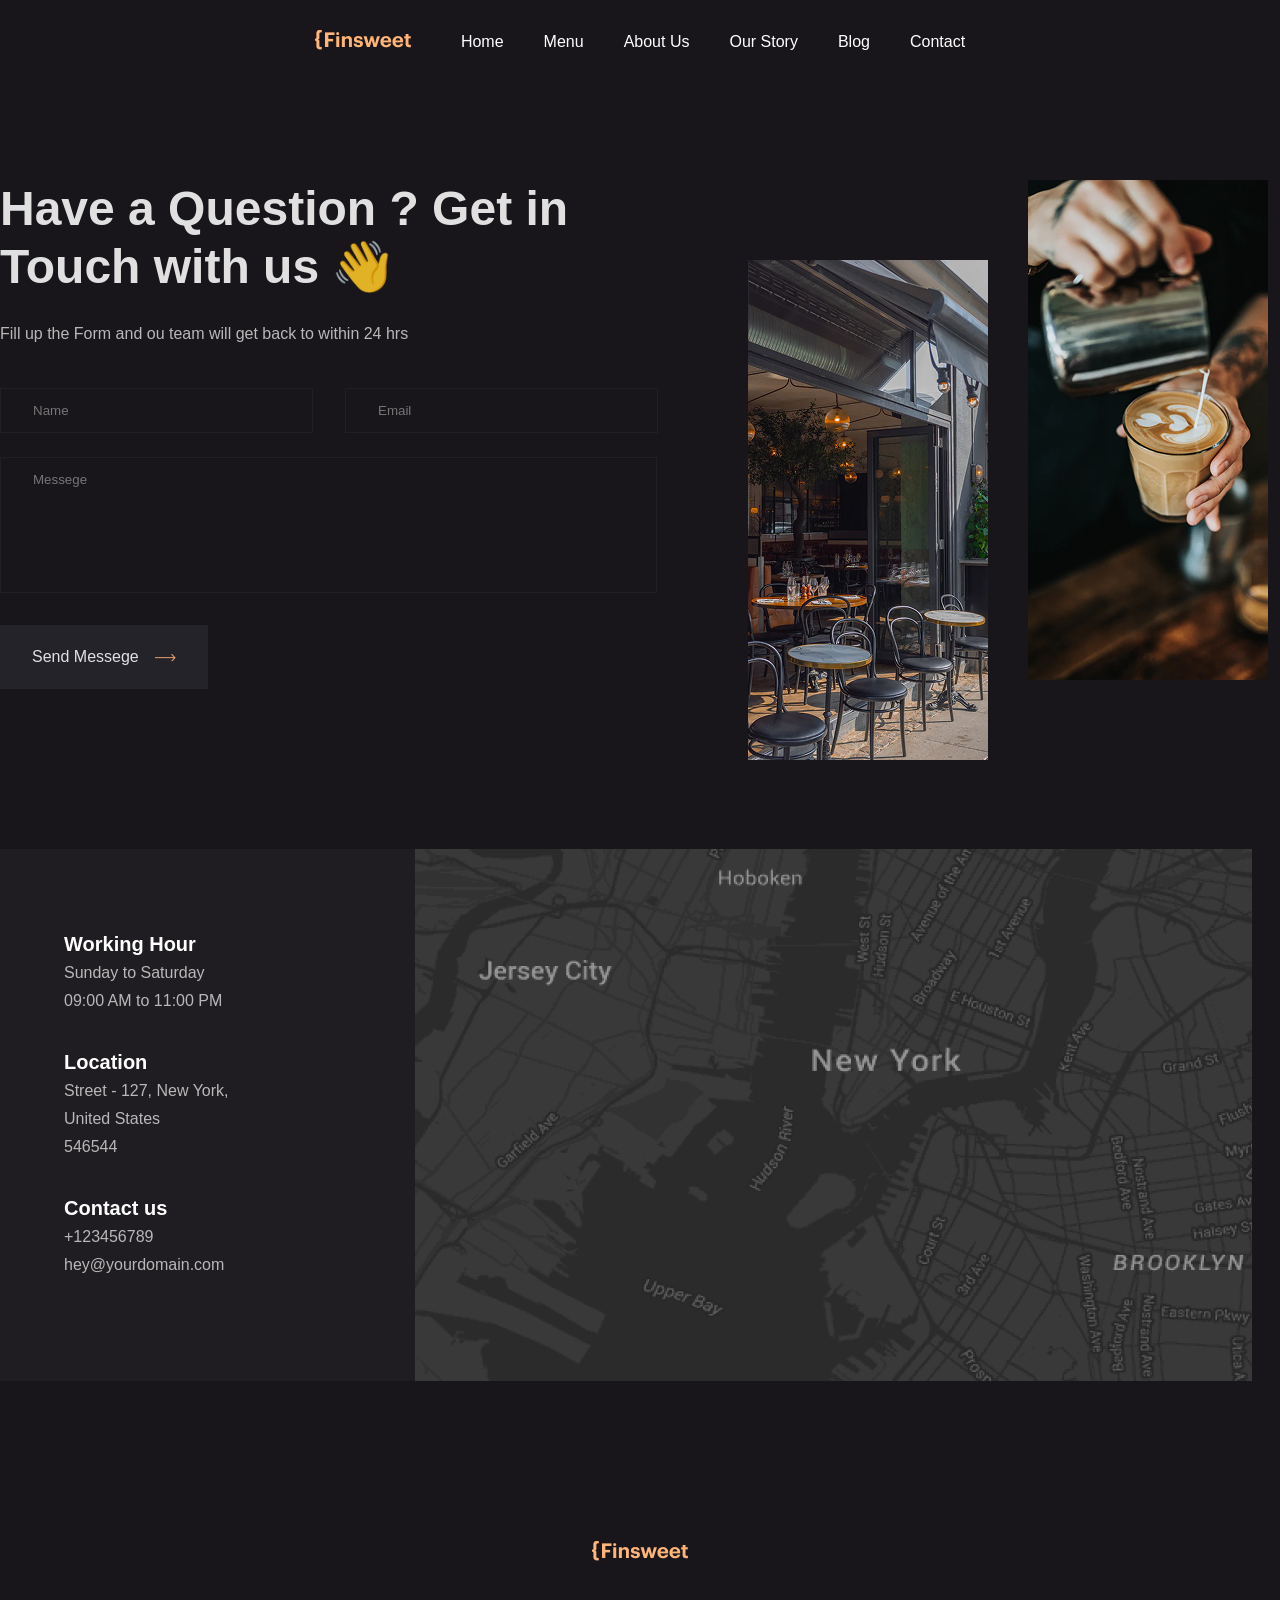
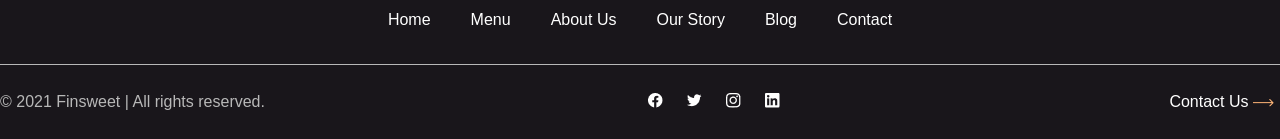
<file: html/contactUs.html>
<!DOCTYPE html>
<html lang="en">

<head>
    <meta charset="UTF-8">
    <meta name="viewport" content="width=device-width, initial-scale=1.0">
    <title>Document</title>
    <link rel="stylesheet" href="../css/reset.css">
    <link rel="stylesheet" href="../css/styles.css">
</head>

<body>
    <header class="header">
        <div class="container headerBox">
            <a href="index.html"><img src="../images/home/header/logo.png" alt="logo"></a>
            <nav>
                <a class="navLink" href="index.html">Home</a>
                <a class="navLink" href="menu.html">Menu</a>
                <a class="navLink" href="knowMoreAboutUs.html">About Us</a>
                <a class="navLink" href="ourStory.html">Our Story</a>
                <a class="navLink" href="blogPage.html">Blog</a>
                <a class="navLink" href="contactUs.html">Contact</a>
            </nav>
        </div>
    </header>

    <main>

        <section>
            <div class="container contactBox topBoxMargin">
                <form class="contactForm">
                    <h1>Have a Question ?
                        Get in Touch with us 👋</h1>
                    <p>Fill up the Form and ou team will get back to within 24 hrs</p>
                    <div class="nameAndEmail">
                        <input type="text" placeholder="Name">
                        <input type="email" placeholder="Email">
                    </div>
                    <input type="text" placeholder="Messege">
                    <button class="btnSendMessege">Send Messege <img src="../images/home/footer/Arrow.png"
                            alt=""></button>
                </form>
                <div class="formImages">
                    <img class="formImg1" src="../images/contactUs/Contact Image 1.png" alt="">
                    <img class="formImg2" src="../images/contactUs/Contact Image 2.png" alt="">
                </div>
            </div>
        </section>
        <section>
            <div class="container mapBox">
                <div class="mapInformation">
                    <div>
                        <h3>Working Hour</h3>
                        <p>Sunday to Saturday</p>
                        <p>09:00 AM to 11:00 PM</p>
                    </div>
                    <div>
                        <h3>Location</h3>
                        <p>Street - 127, New York,</p>
                        <p>United States</p>
                        <p>546544</p>
                    </div>
                    <div>
                        <h3>Contact us</h3>
                        <p>+123456789</p>
                        <p>hey@yourdomain.com</p>
                    </div>
                </div>
                <img src="../images/Map.png" alt="">
            </div>
        </section>

        <section class="footerTop">
            <div class="container footerTopBox">
                <a href="index.html"><img src="../images/home/header/logo.png" alt="logo"></a>
                <nav>
                    <a class="navLink" href="index.html">Home</a>
                    <a class="navLink" href="">Menu</a>
                    <a class="navLink" href="">About Us</a>
                    <a class="navLink" href="">Our Story</a>
                    <a class="navLink" href="">Blog</a>
                    <a class="navLink" href="">Contact</a>
                </nav>
            </div>
        </section>
    </main>

    <footer class="footer">
        <div class="container footerBox">

            <p>© 2021 Finsweet | All rights reserved.</p>
            <div class="footerLinks">
                <a href=""><img src="../images/home/footer/facebook.png" alt=""></a>
                <a href=""><img src="../images/home/footer/twiter.png" alt=""></a>
                <a href=""><img src="../images/home/footer/inst.png" alt=""></a>
                <a href=""><img src="../images/home/footer/in.png" alt=""></a>
            </div>
            <button class="btnContactUs">Contact Us <img src="../images/home/footer/Arrow.png" alt=""></button>
        </div>

    </footer>
</body>

</html>
</file>
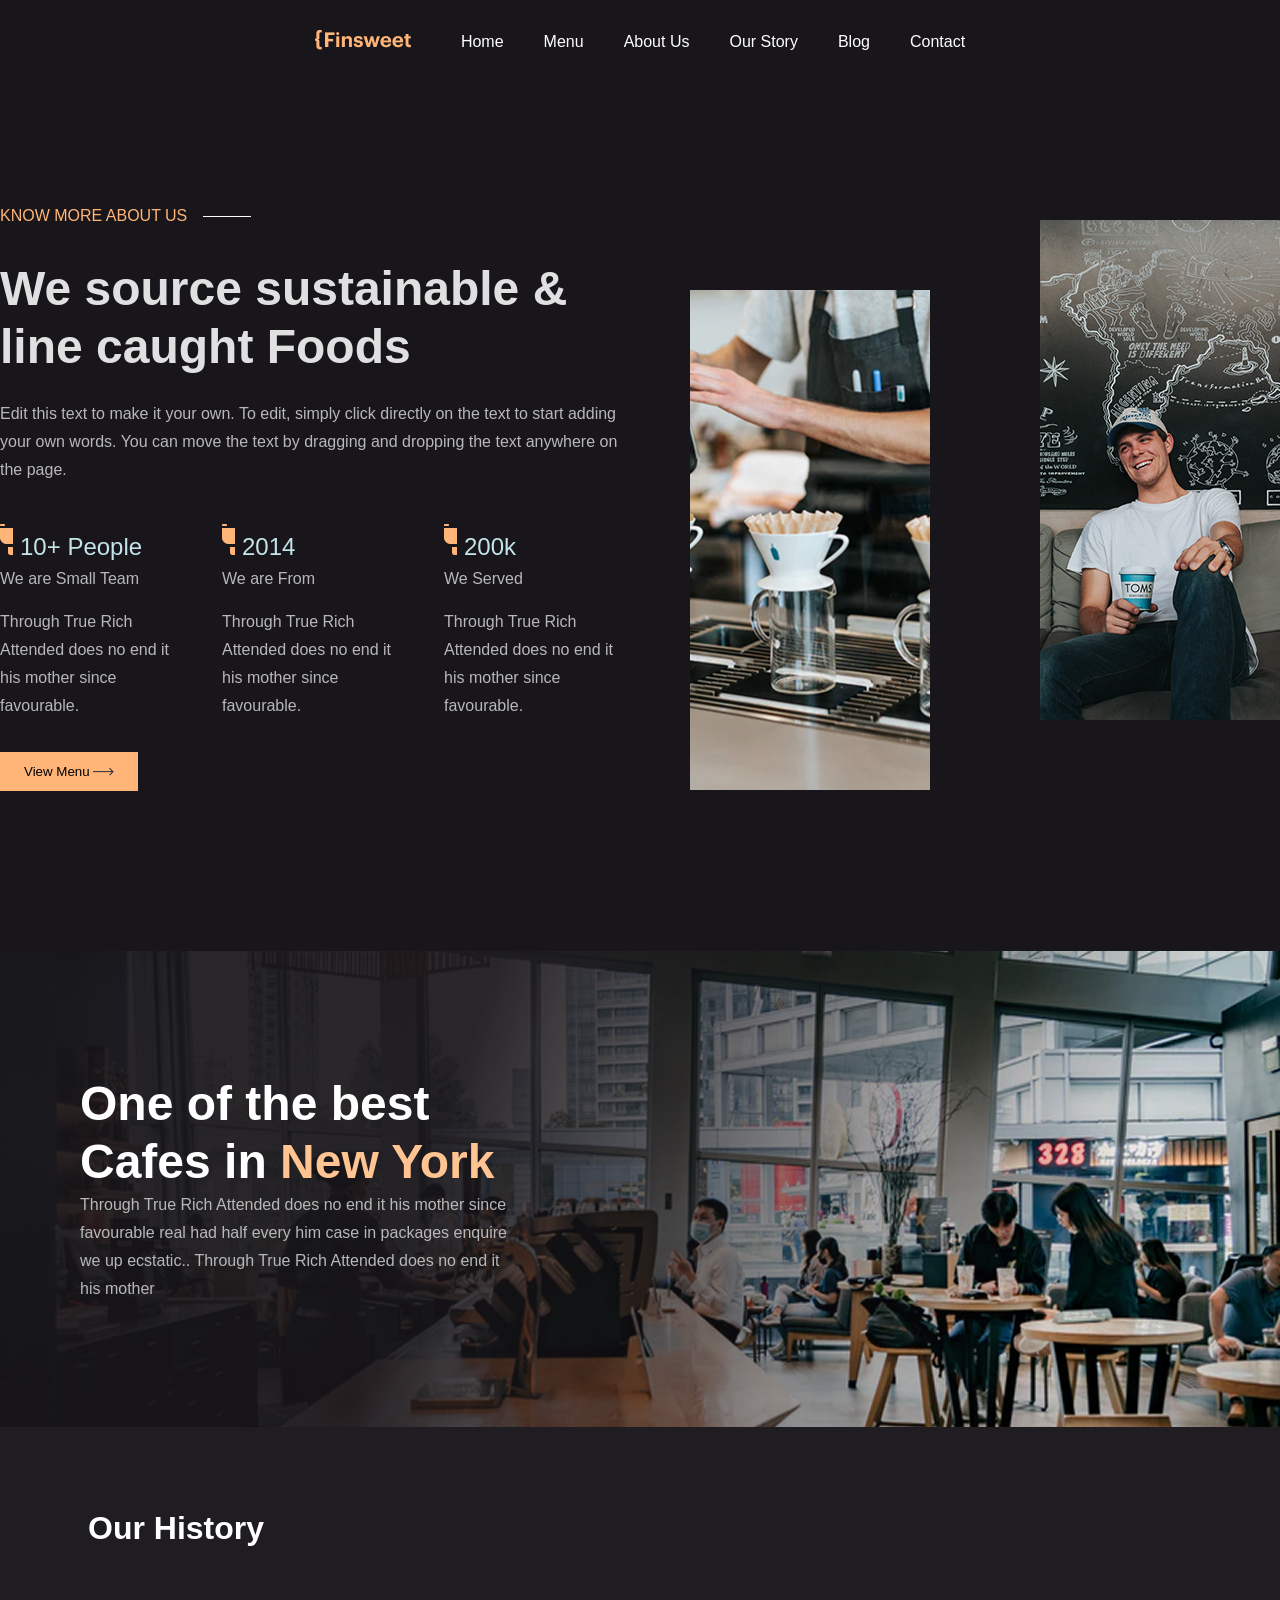
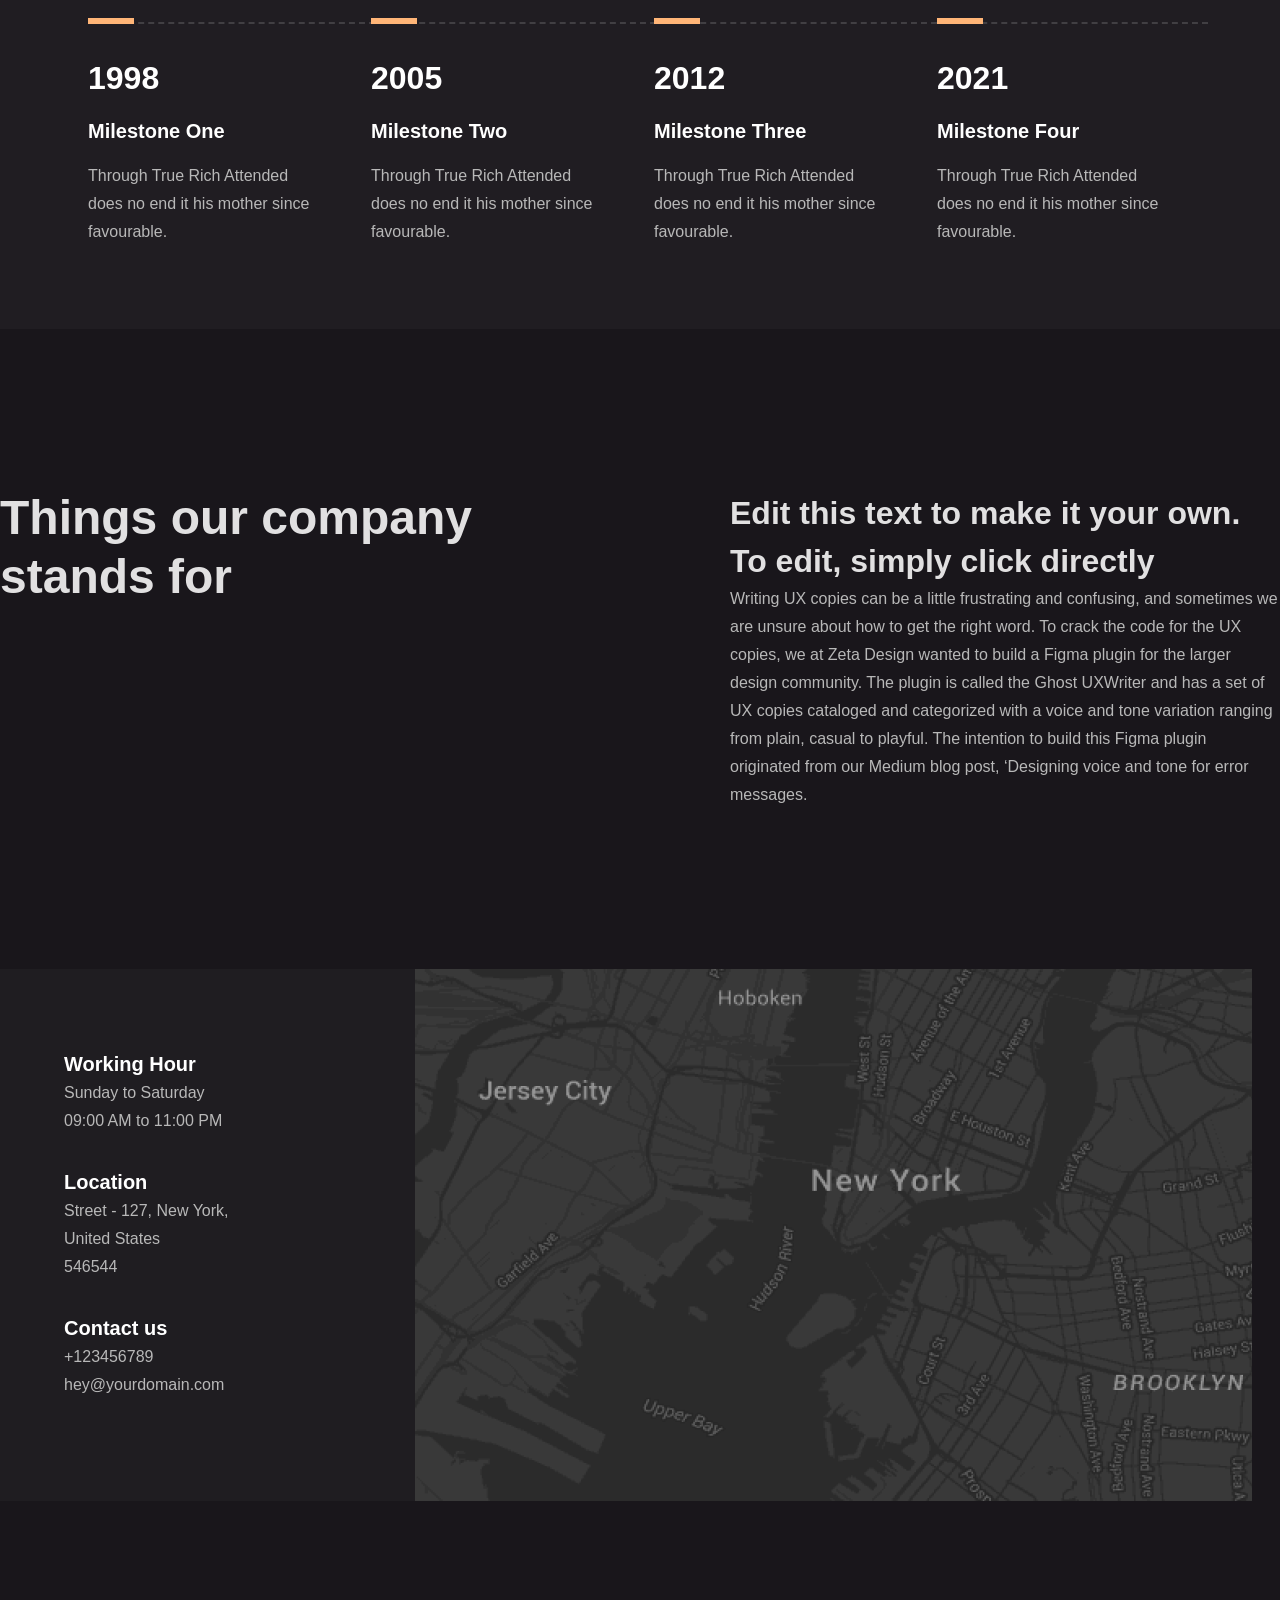
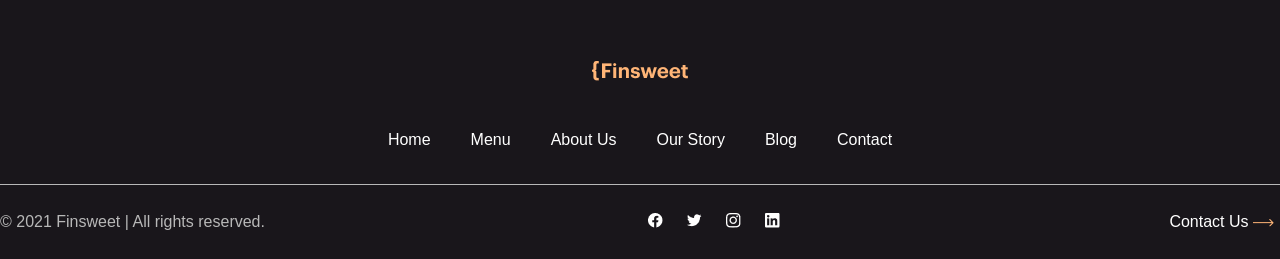
<file: html/knowMoreAboutUs.html>
<!DOCTYPE html>
<html lang="en">

<head>
    <meta charset="UTF-8">
    <meta name="viewport" content="width=device-width, initial-scale=1.0">
    <title>Document</title>
    <link rel="stylesheet" href="../css/reset.css">
    <link rel="stylesheet" href="../css/styles.css">
</head>

<body>
    <header class="header">
        <div class="container headerBox">
            <a href="index.html"><img src="../images/home/header/logo.png" alt="logo"></a>
            <nav>
                <a class="navLink" href="index.html">Home</a>
                <a class="navLink" href="menu.html">Menu</a>
                <a class="navLink" href="knowMoreAboutUs.html">About Us</a>
                <a class="navLink" href="ourStory.html">Our Story</a>
                <a class="navLink" href="blogPage.html">Blog</a>
                <a class="navLink" href="contactUs.html">Contact</a>
            </nav>
        </div>
    </header>

    <main>
        <section class="knowUs">
            <div class="container knowUsBox topBoxMargin">
                <div class="knowUsRight">
                    <p class="knowMoreAboutUs">KNOW MORE ABOUT US</p>
                    <h2 class="h2Section">We source sustainable & line caught Foods</h2>
                    <p>Edit this text to make it your own. To edit, simply click directly on the text to start adding
                        your own words. You can
                        move the text by dragging and dropping the text anywhere on the page.</p>
                    <div class="knowUsCards">
                        <div class="knowUsCard">
                            <h3><img src="../images/home/knowMoreAboutUs/Icon.png" alt="">10+ People</h3>
                            <p>We are Small Team</p>
                            <p class="cardAboutUsEnd">Through True Rich Attended does no end it his mother since
                                favourable.</p>
                        </div>
                        <div class="knowUsCard">
                            <h3><img src="../images/home/knowMoreAboutUs/Icon.png" alt="">2014</h3>
                            <p>We are From</p>
                            <p class="cardAboutUsEnd">Through True Rich Attended does no end it his mother since
                                favourable.</p>
                        </div>
                        <div class="knowUsCard">
                            <h3><img src="../images/home/knowMoreAboutUs/Icon.png" alt="">200k</h3>
                            <p>We Served</p>
                            <p class="cardAboutUsEnd">Through True Rich Attended does no end it his mother since
                                favourable.</p>
                        </div>
                    </div>
                    <button class="btnViewMenu">View Menu <img src="../images/home/hero/Arrow.png" alt=""></button>
                </div>
                <div class="knowUsLeft">
                    <img class="knowUsFirstImg" src="../images/Know more Image 1.png" alt="">
                    <img class="knowUsSecondImg" src="../images/Know more Image 2.png" alt="">
                </div>
            </div>
        </section>

        <section class="bestCofee">
            <div class="container bestCoffeBox">
                <div class="bestCofeeTop">
                    <h2>One of the best Cafes in <span class="NewYork">New York</span></h2>
                    <p>
                        Through True Rich Attended does no end it his mother since favourable real had half every him
                        case
                        in packages enquire
                        we up ecstatic.. Through True Rich Attended does no end it his mother
                    </p>
                </div>
                <div class="bestCofeeBottom">
                    <h2>Our History</h2>
                    <div class="periods">
                        <div class="period">
                            <h3>1998</h3>
                            <h4>Milestone One</h4>
                            <p>Through True Rich Attended does no end it his mother since favourable.</p>
                        </div>
                        <div class="period">
                            <h3>2005</h3>
                            <h4>Milestone Two</h4>
                            <p>Through True Rich Attended does no end it his mother since favourable.</p>
                        </div>
                        <div class="period">
                            <h3>2012</h3>
                            <h4>Milestone Three</h4>
                            <p>Through True Rich Attended does no end it his mother since favourable.</p>
                        </div>
                        <div class="period">
                            <h3>2021</h3>
                            <h4>Milestone Four</h4>
                            <p>Through True Rich Attended does no end it his mother since favourable.</p>
                        </div>
                    </div>
                </div>

            </div>
        </section>

        <section>
            <div class="container flexSpaceBetween">
                <div class="standsLeft">
                    <h2>Things our company stands for</h2>
                </div>
                <div class="standsRight">
                    <h3>Edit this text to make it your own. To edit, simply click directly</h3>
                    <p>
                        Writing UX copies can be a little frustrating and confusing, and sometimes we are unsure about
                        how to get the right
                        word. To crack the code for the UX copies, we at Zeta Design wanted to build a Figma plugin for
                        the larger design
                        community. The plugin is called the Ghost UXWriter and has a set of UX copies cataloged and
                        categorized with a voice and
                        tone variation ranging from plain, casual to playful. The intention to build this Figma plugin
                        originated from our
                        Medium blog post, ‘Designing voice and tone for error messages.
                    </p>
                </div>

            </div>
        </section>

        <section>
            <div class="container mapBox">
                <div class="mapInformation">
                    <div>
                        <h3>Working Hour</h3>
                        <p>Sunday to Saturday</p>
                        <p>09:00 AM to 11:00 PM</p>
                    </div>
                    <div>
                        <h3>Location</h3>
                        <p>Street - 127, New York,</p>
                        <p>United States</p>
                        <p>546544</p>
                    </div>
                    <div>
                        <h3>Contact us</h3>
                        <p>+123456789</p>
                        <p>hey@yourdomain.com</p>
                    </div>
                </div>
                <img src="../images/Map.png" alt="">
            </div>
        </section>

        <section class="footerTop">
            <div class="container footerTopBox">
                <a href="index.html"><img src="../images/home/header/logo.png" alt="logo"></a>
                <nav>
                    <a class="navLink" href="index.html">Home</a>
                    <a class="navLink" href="">Menu</a>
                    <a class="navLink" href="">About Us</a>
                    <a class="navLink" href="">Our Story</a>
                    <a class="navLink" href="">Blog</a>
                    <a class="navLink" href="">Contact</a>
                </nav>
            </div>
        </section>
    </main>

    <footer class="footer">
        <div class="container footerBox">

            <p>© 2021 Finsweet | All rights reserved.</p>
            <div class="footerLinks">
                <a href=""><img src="../images/home/footer/facebook.png" alt=""></a>
                <a href=""><img src="../images/home/footer/twiter.png" alt=""></a>
                <a href=""><img src="../images/home/footer/inst.png" alt=""></a>
                <a href=""><img src="../images/home/footer/in.png" alt=""></a>
            </div>
            <button class="btnContactUs">Contact Us <img src="../images/home/footer/Arrow.png" alt=""></button>
        </div>

    </footer>
</body>

</html>
</file>
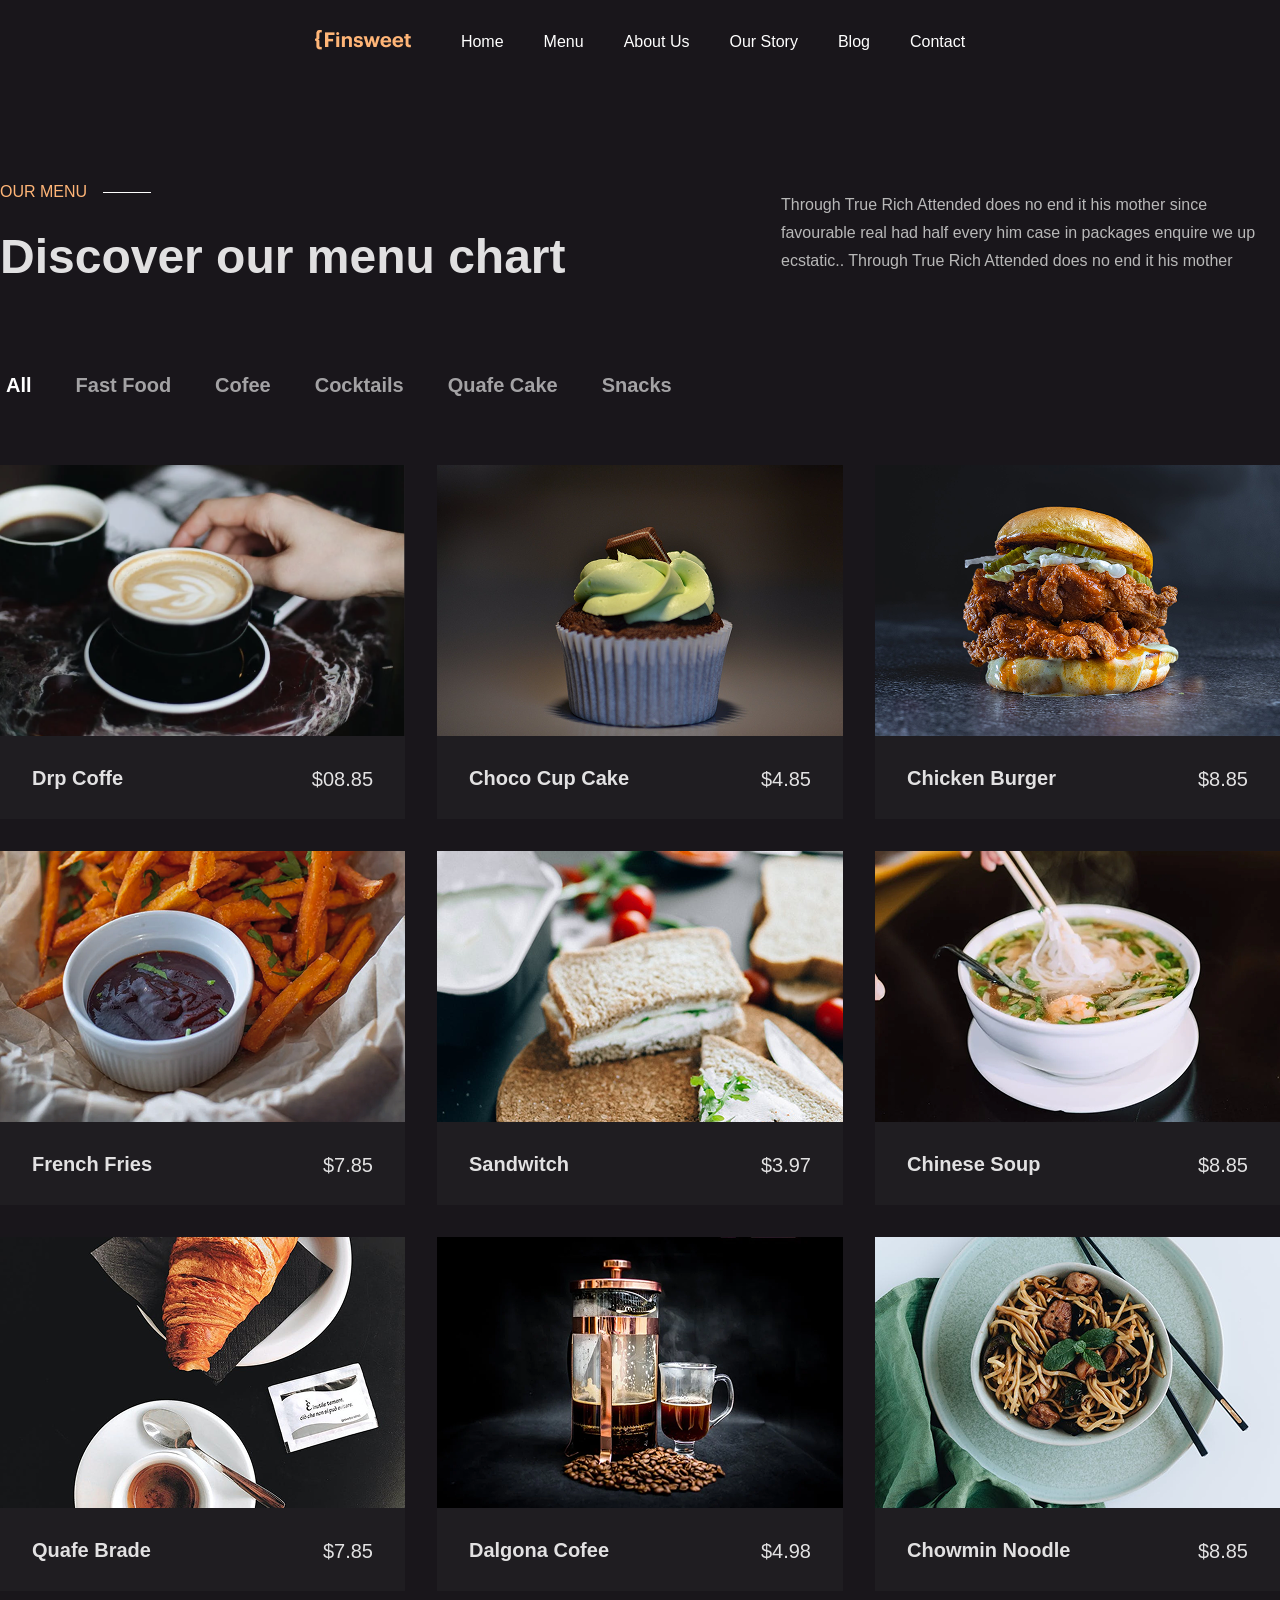
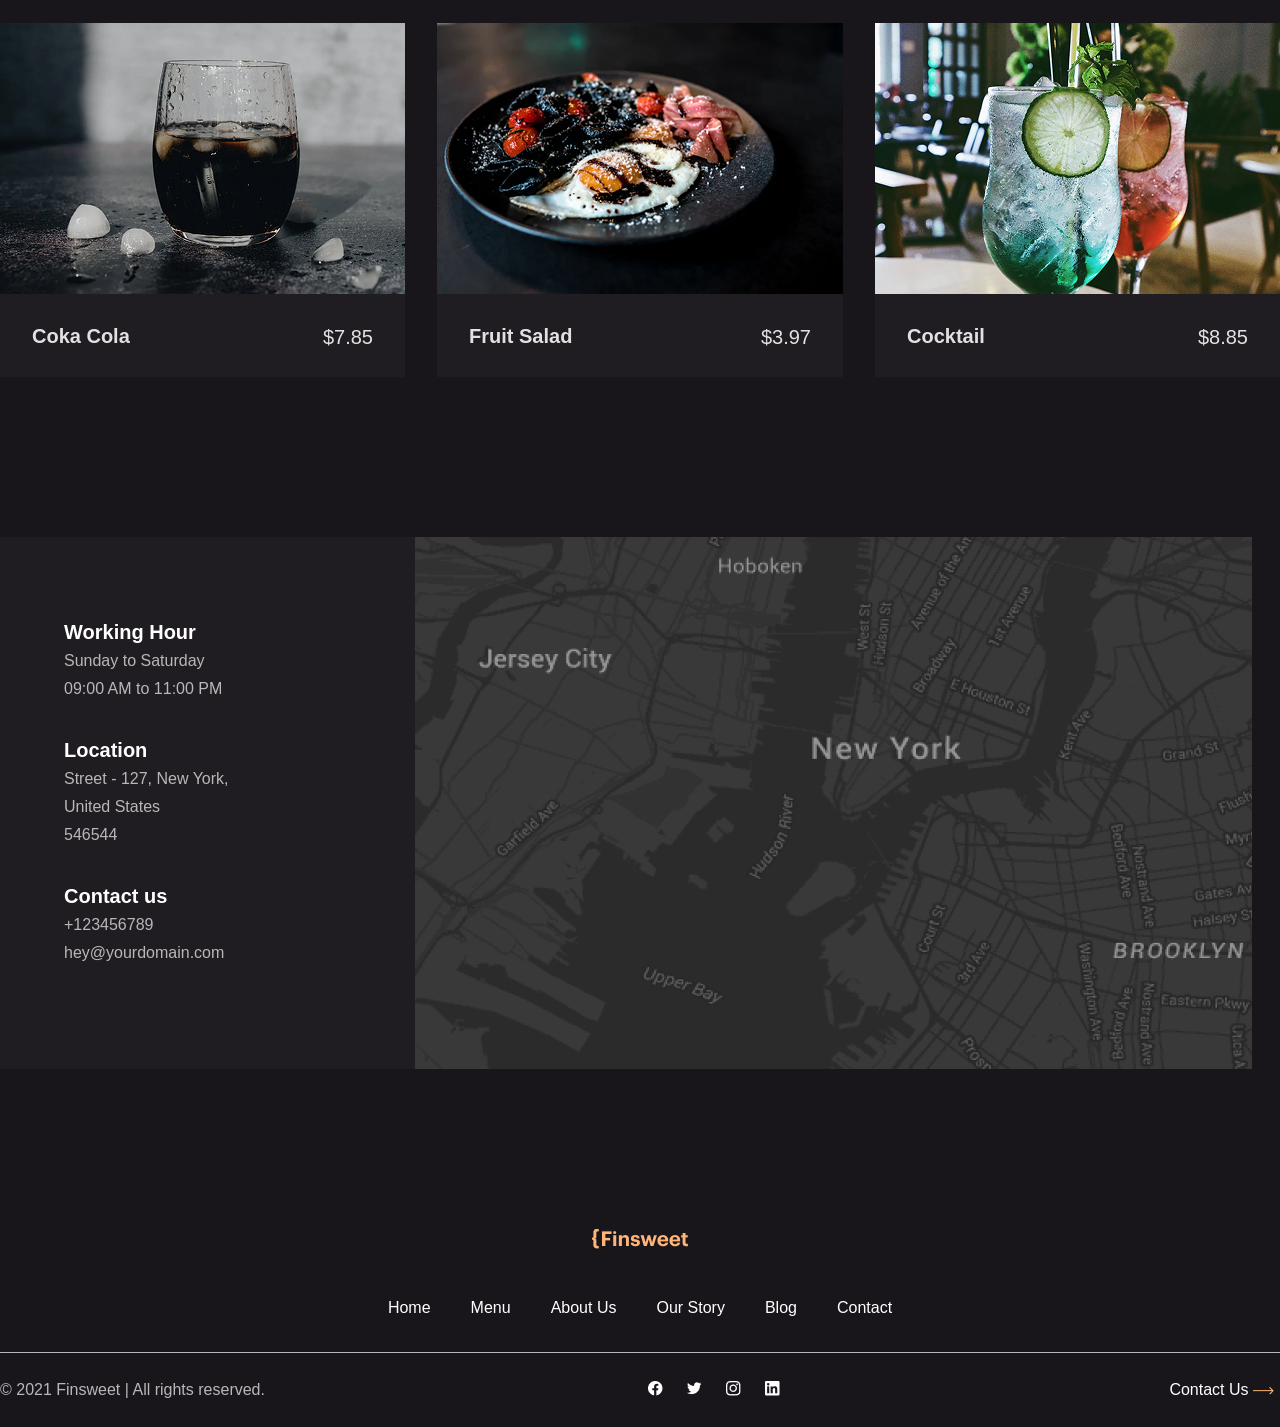
<file: html/menu.html>
<!DOCTYPE html>
<html lang="en">

<head>
    <meta charset="UTF-8">
    <meta name="viewport" content="width=device-width, initial-scale=1.0">
    <title>Document</title>
    <link rel="stylesheet" href="../css/reset.css">
    <link rel="stylesheet" href="../css/styles.css">
</head>

<body>
    <header class="header">
        <div class="container headerBox">
            <a href="index.html"><img src="../images/home/header/logo.png" alt="logo"></a>
            <nav>
                <a class="navLink" href="index.html">Home</a>
                <a class="navLink" href="menu.html">Menu</a>
                <a class="navLink" href="knowMoreAboutUs.html">About Us</a>
                <a class="navLink" href="ourStory.html">Our Story</a>
                <a class="navLink" href="blogPage.html">Blog</a>
                <a class="navLink" href="contactUs.html">Contact</a>
            </nav>
        </div>
    </header>
    <main>
        <section>
            <div class="container ourMenuBox topBoxMargin">
                <div class="ourMenuTop">
                    <div class="ourMenuTopLeft">
                        <p class="knowMoreAboutUs">OUR MENU</p>
                        <h2 class="h2Section">Discover our menu chart</h2>

                    </div>
                    <div class="ourMenuTopRight">
                        <p>
                            Through True Rich Attended does no end it his mother since favourable real had half every
                            him case in packages enquire
                            we up ecstatic.. Through True Rich Attended does no end it his mother
                        </p>
                    </div>
                </div>
                <div class="variantsOfMenuBtns">
                    <button class="variantSelect">All</button>
                    <button class="variantBase">Fast Food</button>
                    <button class="variantBase">Cofee</button>
                    <button class="variantBase">Cocktails</button>
                    <button class="variantBase">Quafe Cake</button>
                    <button class="variantBase">Snacks</button>
                </div>
                <div class="menuGrid">
                    <div class="menuCard">
                        <img src="../images/home/ourMenu/Image.png" alt="">
                        <div class="menuCardInformation">
                            <p class="menuCardName">Drp Coffe</p>
                            <p class="menuCardPrice">$08.85</p>
                        </div>

                    </div>
                    <div class="menuCard">
                        <img src="../images/home/ourMenu/Image (1).png" alt="">
                        <div class="menuCardInformation">
                            <p class="menuCardName">Choco Cup Cake</p>
                            <p class="menuCardPrice">$4.85</p>
                        </div>

                    </div>
                    <div class="menuCard">
                        <img src="../images/home/ourMenu/Image (2).png" alt="">
                        <div class="menuCardInformation">
                            <p class="menuCardName">Chicken Burger</p>
                            <p class="menuCardPrice">$8.85</p>
                        </div>
                    </div>
                    <div class="menuCard">
                        <img src="../images/home/ourMenu/Image (3).png" alt="">
                        <div class="menuCardInformation">
                            <p class="menuCardName">French Fries</p>
                            <p class="menuCardPrice">$7.85</p>
                        </div>
                    </div>
                    <div class="menuCard">
                        <img src="../images/home/ourMenu/Image (4).png" alt="">
                        <div class="menuCardInformation">
                            <p class="menuCardName">Sandwitch</p>
                            <p class="menuCardPrice">$3.97</p>
                        </div>
                    </div>
                    <div class="menuCard">
                        <img src="../images/home/ourMenu/Image (5).png" alt="">
                        <div class="menuCardInformation">
                            <p class="menuCardName">Chinese Soup</p>
                            <p class="menuCardPrice">$8.85</p>
                        </div>
                    </div>
                    <div class="menuCard">
                        <img src="../images/home/ourMenu/kroysan.png" alt="">
                        <div class="menuCardInformation">
                            <p class="menuCardName">Quafe Brade</p>
                            <p class="menuCardPrice">$7.85</p>
                        </div>

                    </div>
                    <div class="menuCard">
                        <img src="../images/home/ourMenu/cofee.png" alt="">
                        <div class="menuCardInformation">
                            <p class="menuCardName">Dalgona Cofee</p>
                            <p class="menuCardPrice">$4.98</p>
                        </div>

                    </div>
                    <div class="menuCard">
                        <img src="../images/home/ourMenu/pasta.png" alt="">
                        <div class="menuCardInformation">
                            <p class="menuCardName">Chowmin Noodle</p>
                            <p class="menuCardPrice">$8.85</p>
                        </div>
                    </div>
                    <div class="menuCard">
                        <img src="../images/home/ourMenu/cola.png" alt="">
                        <div class="menuCardInformation">
                            <p class="menuCardName">Coka Cola</p>
                            <p class="menuCardPrice">$7.85</p>
                        </div>
                    </div>
                    <div class="menuCard">
                        <img src="../images/home/ourMenu/egg.png" alt="">
                        <div class="menuCardInformation">
                            <p class="menuCardName">Fruit Salad</p>
                            <p class="menuCardPrice">$3.97</p>
                        </div>
                    </div>
                    <div class="menuCard">
                        <img src="../images/home/ourMenu/coctels.png" alt="">
                        <div class="menuCardInformation">
                            <p class="menuCardName">Cocktail</p>
                            <p class="menuCardPrice">$8.85</p>
                        </div>
                    </div>
                </div>
            </div>
        </section>

        <section>
            <div class="container mapBox">
                <div class="mapInformation">
                    <div>
                        <h3>Working Hour</h3>
                        <p>Sunday to Saturday</p>
                        <p>09:00 AM to 11:00 PM</p>
                    </div>
                    <div>
                        <h3>Location</h3>
                        <p>Street - 127, New York,</p>
                        <p>United States</p>
                        <p>546544</p>
                    </div>
                    <div>
                        <h3>Contact us</h3>
                        <p>+123456789</p>
                        <p>hey@yourdomain.com</p>
                    </div>
                </div>
                <img src="../images/Map.png" alt="">
            </div>
        </section>

        <section class="footerTop">
            <div class="container footerTopBox">
                <a href="index.html"><img src="../images/home/header/logo.png" alt="logo"></a>
                <nav>
                    <a class="navLink" href="index.html">Home</a>
                    <a class="navLink" href="">Menu</a>
                    <a class="navLink" href="">About Us</a>
                    <a class="navLink" href="">Our Story</a>
                    <a class="navLink" href="">Blog</a>
                    <a class="navLink" href="">Contact</a>
                </nav>
            </div>
        </section>

    </main>
    <footer class="footer">
        <div class="container footerBox">

            <p>© 2021 Finsweet | All rights reserved.</p>
            <div class="footerLinks">
                <a href=""><img src="../images/home/footer/facebook.png" alt=""></a>
                <a href=""><img src="../images/home/footer/twiter.png" alt=""></a>
                <a href=""><img src="../images/home/footer/inst.png" alt=""></a>
                <a href=""><img src="../images/home/footer/in.png" alt=""></a>
            </div>
            <button class="btnContactUs">Contact Us <img src="../images/home/footer/Arrow.png" alt=""></button>
        </div>

    </footer>
</body>

</html>
</file>
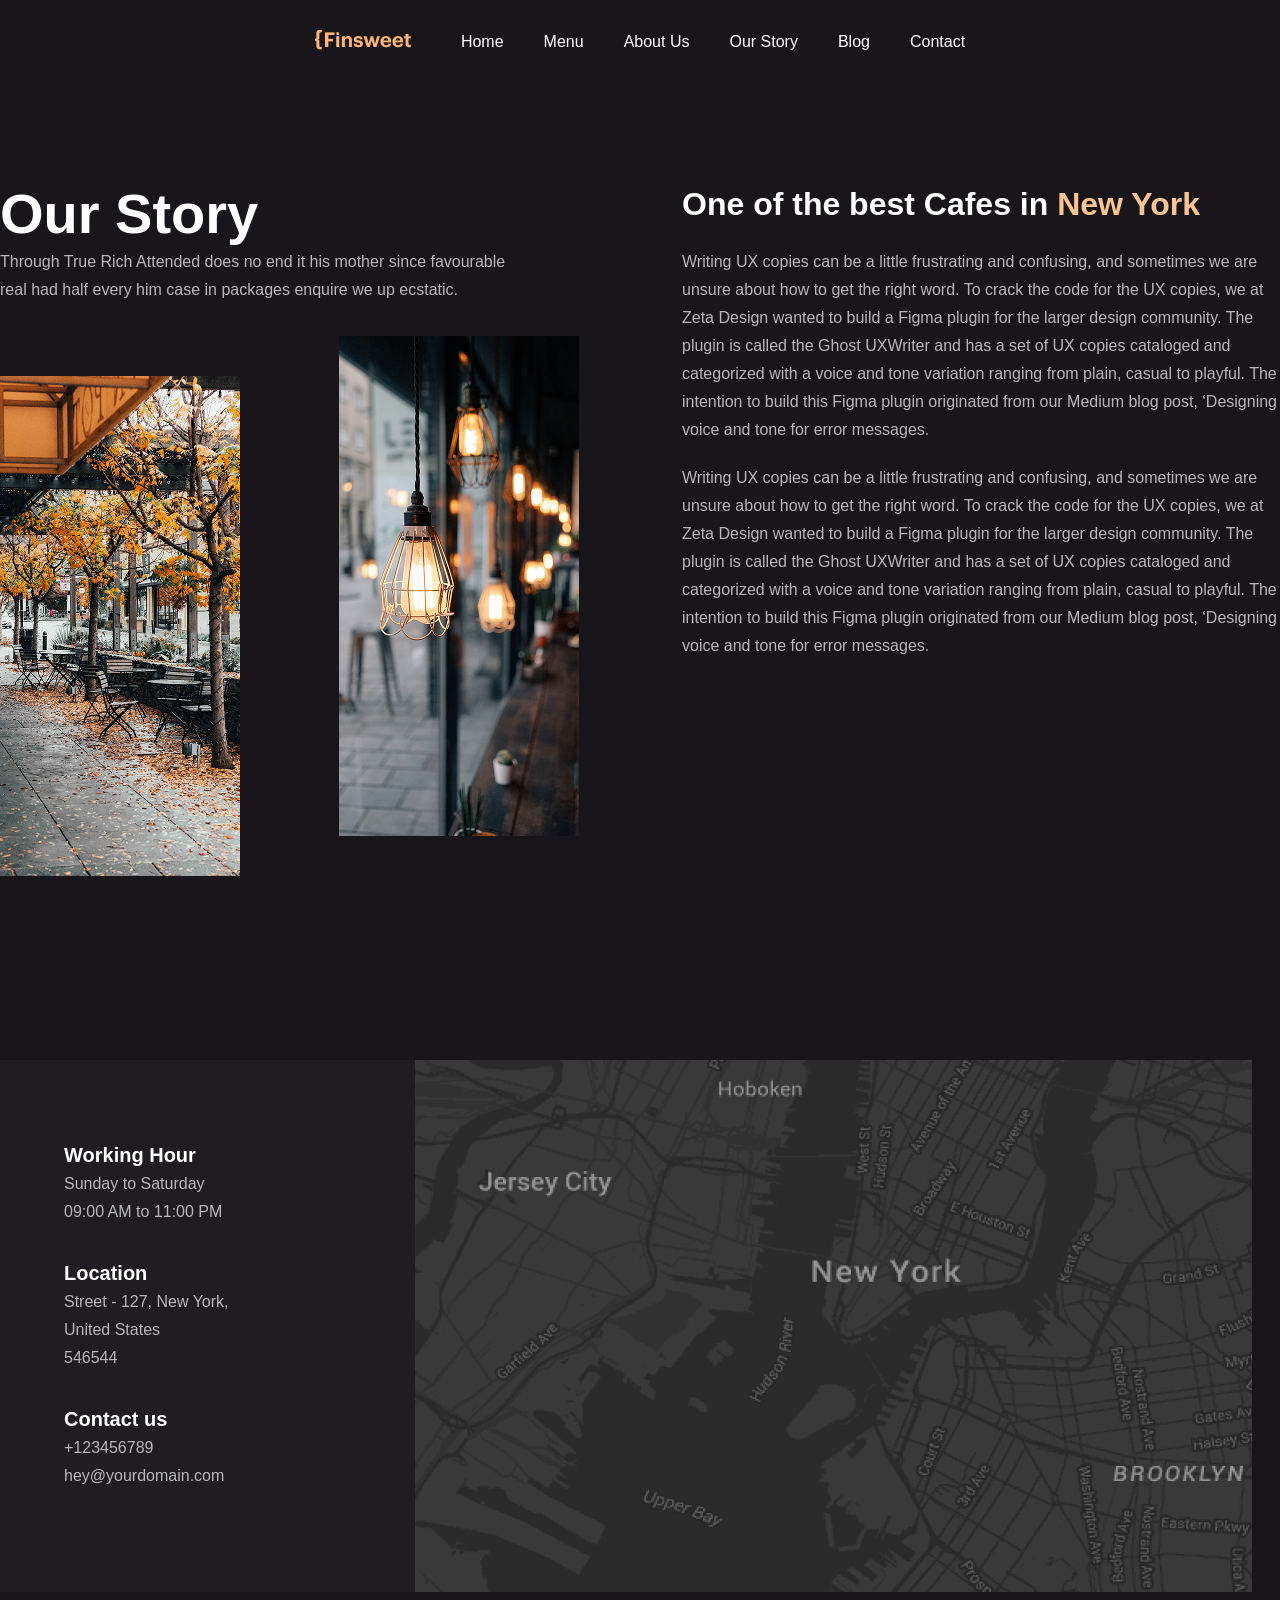
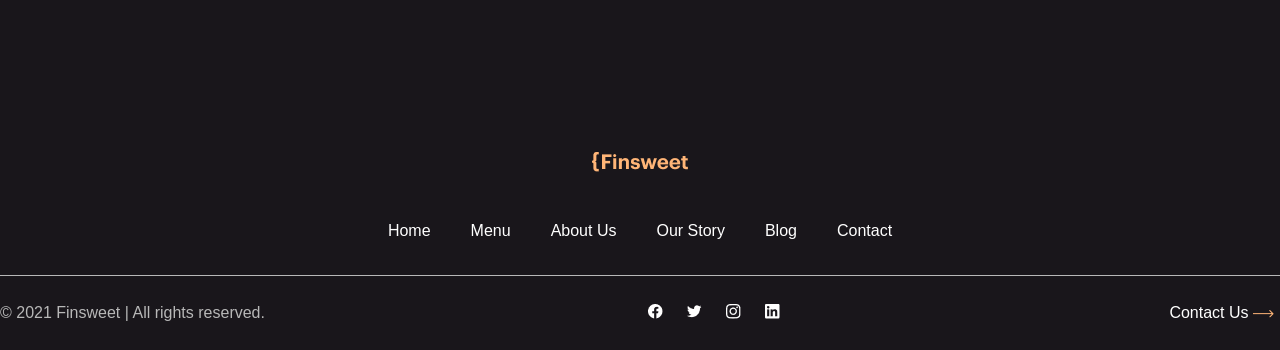
<file: html/ourStory.html>
<!DOCTYPE html>
<html lang="en">

<head>
    <meta charset="UTF-8">
    <meta name="viewport" content="width=device-width, initial-scale=1.0">
    <title>Document</title>
    <link rel="stylesheet" href="../css/reset.css">
    <link rel="stylesheet" href="../css/styles.css">
</head>

<body>
    <header class="header">
        <div class="container headerBox">
            <a href="index.html"><img src="../images/home/header/logo.png" alt="logo"></a>
            <nav>
                <a class="navLink" href="index.html">Home</a>
                <a class="navLink" href="menu.html">Menu</a>
                <a class="navLink" href="knowMoreAboutUs.html">About Us</a>
                <a class="navLink" href="ourStory.html">Our Story</a>
                <a class="navLink" href="blogPage.html">Blog</a>
                <a class="navLink" href="contactUs.html">Contact</a>
            </nav>
        </div>
    </header>
    <main>
        <section>
            <div class="container ourStoryBox topBoxMargin">
                <div class="ourStoryLeft">
                    <div class="storyInformation">
                        <h2>Our Story</h2>
                        <p>Through True Rich Attended does no end it his mother since favourable real had half every him
                            case in packages enquire
                            we up ecstatic.</p>
                    </div>

                    <div class="storyImgs">
                        <img class="stotyImg1" src="../images/ourStory/Image 1.png" alt="">
                        <img class="stotyImg2" src="../images/ourStory/Image 2.png" alt="">
                    </div>

                </div>
                <div class="ourStoryRight">
                    <h2>One of the best Cafes in <span class="NewYork">New York</span></h2>
                    <p>
                        Writing UX copies can be a little frustrating and confusing, and sometimes we are unsure about
                        how to get the right
                        word. To crack the code for the UX copies, we at Zeta Design wanted to build a Figma plugin for
                        the larger design
                        community. The plugin is called the Ghost UXWriter and has a set of UX copies cataloged and
                        categorized with a voice and
                        tone variation ranging from plain, casual to playful. The intention to build this Figma plugin
                        originated from our
                        Medium blog post, ‘Designing voice and tone for error messages.
                    </p>
                    <p>
                        Writing UX copies can be a little frustrating and confusing, and sometimes we are unsure about
                        how to get the right
                        word. To crack the code for the UX copies, we at Zeta Design wanted to build a Figma plugin for
                        the larger design
                        community. The plugin is called the Ghost UXWriter and has a set of UX copies cataloged and
                        categorized with a voice and
                        tone variation ranging from plain, casual to playful. The intention to build this Figma plugin
                        originated from our
                        Medium blog post, ‘Designing voice and tone for error messages.
                    </p>
                </div>
            </div>
        </section>

        <section>
            <div class="container mapBox">
                <div class="mapInformation">
                    <div>
                        <h3>Working Hour</h3>
                        <p>Sunday to Saturday</p>
                        <p>09:00 AM to 11:00 PM</p>
                    </div>
                    <div>
                        <h3>Location</h3>
                        <p>Street - 127, New York,</p>
                        <p>United States</p>
                        <p>546544</p>
                    </div>
                    <div>
                        <h3>Contact us</h3>
                        <p>+123456789</p>
                        <p>hey@yourdomain.com</p>
                    </div>
                </div>
                <img src="../images/Map.png" alt="">
            </div>
        </section>

        <section class="footerTop">
            <div class="container footerTopBox">
                <a href="index.html"><img src="../images/home/header/logo.png" alt="logo"></a>
                <nav>
                    <a class="navLink" href="index.html">Home</a>
                    <a class="navLink" href="">Menu</a>
                    <a class="navLink" href="">About Us</a>
                    <a class="navLink" href="">Our Story</a>
                    <a class="navLink" href="">Blog</a>
                    <a class="navLink" href="">Contact</a>
                </nav>
            </div>
        </section>
    </main>
    <footer class="footer">
        <div class="container footerBox">

            <p>© 2021 Finsweet | All rights reserved.</p>
            <div class="footerLinks">
                <a href=""><img src="../images/home/footer/facebook.png" alt=""></a>
                <a href=""><img src="../images/home/footer/twiter.png" alt=""></a>
                <a href=""><img src="../images/home/footer/inst.png" alt=""></a>
                <a href=""><img src="../images/home/footer/in.png" alt=""></a>
            </div>
            <button class="btnContactUs">Contact Us <img src="../images/home/footer/Arrow.png" alt=""></button>
        </div>

    </footer>
</body>

</html>
</file>
<file: css/styles.css>
.container {
    max-width: 1280px;
    margin: 0 auto;
}

body {
    background-color: #19161B;
}

main {
    display: flex;
    flex-direction: column;
    gap: 160px;
}

p {
    font-family: "Poppins", sans-serif;
    font-weight: 400;
    font-size: 16px;
    line-height: 175%;
    color: #b8b8b8;
}

.header {
    margin: 30px 0;
}

.headerBox {
    display: flex;
    justify-content: center;
    gap: 50px;
}

.headerBox>nav {
    display: flex;
    gap: 40px;
}

/* ---------------------------------------- */
.heroBox {
    display: flex;
    justify-content: space-between;
    margin-top: 96px;
}

.heroRight {
    max-width: 624px;
    display: flex;
    flex-direction: column;
    justify-content: center;
    gap: 30px;
}

.heroContacts {
    display: flex;
    flex-direction: column;
    gap: 16px;
}

.btnViewMenu {
    background: #ffb577;
    padding: 12px 24px;
    border: none;
    max-width: 168px;
}

.heroP {
    font-family: "Poppins", sans-serif;
    font-weight: 400;
    font-size: 16px;
    line-height: 175%;
    color: #b8b8b8;
}

.heroH3 {
    font-family: "Playfair Display", sans-serif;
    font-weight: 700;
    font-size: 20px;
    line-height: 150%;
    color: #fff;
}

.heroRight>h2 {
    font-family: "Playfair Display", sans-serif;
    font-weight: 700;
    font-size: 56px;
    line-height: 121%;
    color: #fff;
    opacity: 0.87;
}

/* -------------------------- */
.knowUsBox {
    display: flex;
    justify-content: space-between;
}

.knowMoreAboutUs {
    font-family: "Playfair Display", sans-serif;
    font-weight: 400;
    font-size: 16px;
    line-height: 150%;
    color: #ffb577;
    display: flex;
    align-items: center;
    gap: 16px;

    &::after {
        content: "";
        display: block;
        background-color: #fff;
        width: 48px;
        height: 1px;
    }
}

.knowUsRight {
    max-width: 631px;
}

.h2Section {
    font-family: "Playfair Display", sans-serif;
    font-weight: 700;
    font-size: 48px;
    line-height: 121%;
    color: #fff;
    margin-top: 24px;
    opacity: 0.87;
}

.knowUsRight>p {
    margin: 24px 0 32px 0;
}

.knowUsCards {
    display: flex;
    gap: 35px;
    margin-top: 40px;
    margin-bottom: 32px;
}

.knowUsCard>h3 {
    font-family: "Poppins", sans-serif;
    font-weight: 500;
    font-size: 24px;
    line-height: 150%;
    color: #c4e4ea;
}

.knowUsCard>h3>img {
    margin-right: 7px;
}

.cardAboutUsEnd {
    margin-top: 15px;
}

.knowUsLeft {
    position: relative;
}

.knowUsFirstImg {
    position: absolute;
    left: -590px;
    top: 110px;
}

.knowUsSecondImg {
    position: absolute;
    left: -240px;
    top: 40px;
}

/* ------------------------------ */
/* .serveTopLeft>h2 {
    max-width: 660px;
} */

.weServeTop {
    display: flex;
    justify-content: space-between;
    gap: 58px;
    align-items: center;
}

.serveTopRight>p {
    max-width: 680px;
}

.weServeBottom {
    display: grid;
    grid-template-columns: 1fr 1fr 1fr;
    gap: 128px;
    background: rgba(0, 0, 0, 0.16);
    padding: 50px;
    margin-top: 78px;
}

.weServeCar>h3 {
    margin: 24px 0 12px 0;
}

.weServeCar>p {
    max-width: 299px;
}

.weServeCar>h3 {
    font-family: "Playfair Display", sans-serif;
    font-weight: 700;
    font-size: 32px;
    line-height: 150%;
    color: #fff;
}

/* --------------------- */
.mostPopular {
    font-family: "Playfair Display", sans-serif;
    font-weight: 700;
    font-size: 14px;
    line-height: 150%;
    color: #c4e4ea;
    margin-top: 32px;
}

.ourMenuTop {
    display: flex;
    justify-content: space-between;
    align-items: center;
    margin-bottom: 83px;
}


.ourMenuTopRight>p {
    max-width: 499px;
}

.menuGrid {
    display: grid;
    grid-template-columns: 1fr 1fr 1fr;
    gap: 32px;
}

.menuCard {
    background: #1f1d21;
}

.menuCardInformation {
    display: flex;
    justify-content: space-between;
    padding: 24px 32px;
}

.menuCardName {
    font-family: "Playfair Display", sans-serif;
    font-weight: 700;
    font-size: 20px;
    line-height: 150%;
    color: #fff;
    opacity: 0.87;
}

.menuCardPrice {
    font-family: "Poppins", sans-serif;
    font-weight: 500;
    font-size: 20px;
    line-height: 160%;
    color: #fff;
    opacity: 0.87;
}

.btnMenuCenter {
    display: flex;
    justify-content: center;
    align-items: center;
    margin-top: 40px;
}

/* ------------------------------- */
.makeCoffeRight>h2 {
    font-family: "Playfair Display", sans-serif;
    font-weight: 500;
    font-size: 32px;
    line-height: 150%;
    color: #fff;
}

.makeCoffeRight>p {
    font-family: "Playfair Display", sans-serif;
    font-weight: 500;
    font-size: 32px;
    line-height: 150%;
    color: #fff;
    margin-top: 430px 0 68px 0;
}

.autorInformation>h3 {
    font-family: "Poppins", sans-serif;
    font-weight: 500;
    font-size: 16px;
    line-height: 150%;
    color: #fff;
    opacity: 0.87;
}

.autorInformation>p {
    font-family: "Poppins", sans-serif;
    font-weight: 500;
    font-size: 12px;
    line-height: 133%;
    color: #fff;
    opacity: 0.6;

}

.makeCoffeBox {
    display: flex;
}

.makeCoffeRight {
    background: #1f1d21;
    padding: 80px 78px 84px 160px;
    display: flex;
    flex-direction: column;
    justify-content: space-between;
    /* gap: 50px; */
}

.container1600 {
    max-width: 1600px;
    margin: 0 auto;
}

.someAutor {
    border-bottom: 1px solid #fff;
    padding-bottom: 22px;
    display: flex;
    justify-content: space-between;
}

.logoAutor {
    display: flex;
    flex-direction: column;
    justify-content: center;
    align-items: center;
    gap: 100px;
}

.autorLogo {
    position: relative;
}

.autorLogo::after {
    content: "";
    display: block;
    width: 100%;
    height: 2px;
    background-color: #fff;
    position: absolute;
    top: 69px;
}

/* --------------------------------- */
.blogCards {
    display: flex;
    gap: 32px;
}

.lastBlogBox>h2 {
    font-family: "Playfair Display", sans-serif;
    font-weight: 700;
    font-size: 48px;
    line-height: 121%;
    color: #fff;
    margin-bottom: 64px;
}

.blogCard {
    background: #1f1d21;
}

.blogCardInformation {
    /* padding-left: 32px; */
}

.blogCardInformation>h3 {
    font-family: "Playfair Display", sans-serif;
    font-weight: 700;
    font-size: 32px;
    line-height: 150%;
    color: #fff;
    opacity: 0.87;
    margin: 8px 0 16px 0;
}

/* --------------------------------------- */
.mapBox {
    display: flex;
}

.mapInformation {
    display: flex;
    flex-direction: column;
    gap: 32px;
    padding: 80px 186px 80px 64px;
    background: #1f1d21;
}

.mapInformation>div>h3 {
    font-family: "Playfair Display", sans-serif;
    font-weight: 700;
    font-size: 20px;
    line-height: 150%;
    color: #fff;
}

/* --------------------------------------------------- */
.navLink {
    text-decoration: none;
    font-family: "Poppins", sans-serif;
    font-weight: 500;
    font-size: 16px;
    line-height: 150%;
    text-transform: capitalize;
    color: #fff;
}

.footerTopBox {
    display: flex;
    flex-direction: column;
    align-items: center;
    justify-content: center;
    gap: 44px;

}

.footerTop {
    border-bottom: 1px solid #b8b8b8;
}

.footerTopBox>nav {
    display: flex;
    gap: 40px;
    margin-bottom: 32px;
}

/* ------------------------------------ */


.footerBox {
    display: flex;
    justify-content: space-between;
    align-items: center;
    padding: 23px 0;
}

.footerLinks {
    display: flex;
    gap: 24px;
}

.btnContactUs {
    background: transparent;
    border: none;
    font-family: "Poppins", sans-serif;
    font-weight: 500;
    font-size: 16px;
    line-height: 150%;
    color: #fff;
}







/* ----------------------------------------------- */
/* -----------MENU--------------------------- */
/* ----------------------------------------------- */

.topBoxMargin {
    margin-top: 96px;
}

.variantsOfMenuBtns {
    display: flex;
    gap: 32px;
    margin-bottom: 64px;
}

.variantBase {
    background: transparent;
    font-family: "Playfair Display", sans-serif;
    font-weight: 700;
    font-size: 20px;
    line-height: 150%;
    color: #fff;
    border: none;
    opacity: 0.6;
}

.variantSelect {
    font-family: "Playfair Display", sans-serif;
    background: transparent;
    font-weight: 700;
    font-size: 20px;
    line-height: 150%;
    color: #fff;
    opacity: 1.0;
    border: none;
}

/* ------------------------ */
/* --------BEST COFEE------ */
/* ------------------------ */

.bestCofeeTop {

    background-image: url('../images/bestCofee/cofeBg.png');
    padding: 124px 769px 124px 80px;

    &>h2 {
        font-family: "Playfair Display", sans-serif;
        font-weight: 700;
        font-size: 48px;
        line-height: 121%;
        color: #fff;
    }
}

.NewYork {
    color: #ffc492;
}

.bestCofeeBottom {
    background: rgba(255, 255, 255, 0.03);
    padding: 77px 72px 83px 88px;
}

.bestCofeeBottom>h2 {
    font-family: "Playfair Display", sans-serif;
    font-weight: 700;
    font-size: 32px;
    line-height: 150%;
    color: #fff;
    padding-bottom: 70px;
}

.periods {
    display: flex;
    border-top: 2px dashed rgba(255, 255, 255, 0.15);
    gap: 54px;
}

.period {
    padding-top: 32px;
    max-width: 229px;

    &>h3 {
        font-family: "Poppins", sans-serif;
        font-weight: 600;
        font-size: 32px;
        line-height: 138%;
        color: #fff;
        display: flex;
        flex-direction: column;
        position: relative;

        &::before {
            content: "";
            display: block;
            background-color: #ffb577;
            width: 46px;
            height: 6px;
            position: absolute;
            top: -38px;
        }
    }

    &>h4 {
        font-family: "Playfair Display", sans-serif;
        font-weight: 700;
        font-size: 20px;
        line-height: 150%;
        color: #fff;
        margin: 16px 0;
    }
}


/* ----------------------------- */

.flexSpaceBetween {
    display: flex;
    justify-content: space-between;
}

.standsLeft {
    max-width: 480px;
}

.standsLeft>h2 {
    font-family: "Playfair Display", sans-serif;
    font-weight: 700;
    font-size: 48px;
    line-height: 121%;
    color: #fff;
    opacity: 0.87;
}

.standsRight {
    max-width: 550px;
}

.standsRight>h3 {
    font-family: "Playfair Display", sans-serif;
    font-weight: 700;
    font-size: 32px;
    line-height: 150%;
    color: #fff;
    opacity: 0.87;
}

/* --------------------------------------------------------- */

.ourStoryBox {
    display: flex;
    justify-content: space-between;
}

.storyInformation>h2 {
    font-family: "Playfair Display", sans-serif;
    font-weight: 700;
    font-size: 56px;
    line-height: 121%;
    color: #fff;
}

.storyInformation>p {
    max-width: 515px;
}

.ourStoryLeft {
    display: flex;
    flex-direction: column;
    gap: 72px;
    margin-bottom: 24px;
}

.storyImgs {
    display: flex;
    gap: 64px;
    position: relative;
}

.stotyImg2 {
    position: absolute;
    top: -40px;
    right: -64px;
}

.ourStoryRight {
    max-width: 598px;
    display: flex;
    flex-direction: column;
    gap: 20px;

    &>h2 {
        font-family: "Playfair Display", sans-serif;
        font-weight: 700;
        font-size: 32px;
        line-height: 150%;
        color: #fff;
    }
}

/* ----------------------------------------------------- */
.featuredBox {
    display: flex;
    /* justify-content: space-between; */
    align-items: flex-start;
    gap: 32px;
}

.heaturedBlogSection {
    &>h2 {
        font-family: "Playfair Display", sans-serif;
        font-weight: 600;
        font-size: 48px;
        line-height: 133%;
        text-align: center;
        color: #fff;
        margin-bottom: 64px;
    }
}

.trending {
    backdrop-filter: blur(19px);
    background: rgba(255, 196, 146, 0.47);
    font-family: "Poppins", sans-serif;
    font-weight: 500;
    font-size: 16px;
    line-height: 150%;
    letter-spacing: 0.19em;
    text-transform: uppercase;
    color: #fff;

    padding: 14px 30px;
    max-width: 159px;
    box-sizing: border-box;
    /* position: absolute; */
    margin-bottom: 184px;

}


.featuridLeftBlog {
    width: 624px;
    box-sizing: border-box;
    position: relative;
    padding: 0px 64px 40px 0px;
    /* max-width: 624px; */
    background: url('../images/featuredBlogs/BG.png');
    background-size: cover;
}

.autorText>p {
    max-width: 198px;
    min-width: 197px;
}

.featuridLeftBlog>h3 {
    font-family: "Playfair Display", sans-serif;
    font-weight: 600;
    font-size: 48px;
    line-height: 133%;
    color: #fff;
    max-width: 451px;
    padding-left: 64px;
}

.autorText>h4 {
    font-family: "Poppins", sans-serif;
    font-weight: 400;
    font-size: 16px;
    line-height: 175%;
    color: #fff;
    opacity: 0.87;
}

.blogAutor {
    display: flex;
    justify-content: space-between;
    margin-top: 40px;
    padding-left: 64px;
}

.blogAutorRight {
    display: flex;
    gap: 16px;
}

.btnReadMore {
    background: transparent;
    border: none;
    font-family: "Poppins", sans-serif;
    font-weight: 400;
    font-size: 16px;
    line-height: 175%;
    color: #fff;
    opacity: 0.87;
    text-decoration: none;
}

.featuredRightBlog {
    display: flex;
    flex-direction: column;
    gap: 32px;
}

.featuredBlogCard {
    display: flex;
    align-items: flex-start;
    gap: 32px;
    max-width: 737px;

    &>img {
        display: block;
        width: 132px;
        height: 144px;
    }
}

.blogCardInformation>h3 {
    font-family: "Playfair Display", sans-serif;
    font-weight: 700;
    font-size: 20px;
    line-height: 150%;
    color: #fff;
    opacity: 0.87;
}

/* -------------------------------------------------------- */

.allArticlesBox>h2 {
    font-family: "Playfair Display", sans-serif;
    font-weight: 700;
    font-size: 36px;
    line-height: 122%;
    text-align: center;
    color: #fff;
    opacity: 0.87;
    margin-bottom: 64px;
}

.gridArticles {
    display: grid;
    grid-template-columns: 1fr 1fr;
    gap: 40px;
}

.gridArticle {
    display: flex;
    gap: 40px;
    /* align-items: center; */
}

.articleInformation {
    display: flex;
    flex-direction: column;
    justify-content: center;
    align-items: start;
    gap: 24px;

    &>h4 {
        font-family: "Playfair Display", sans-serif;
        font-weight: 700;
        font-size: 20px;
        line-height: 150%;
        color: #fff;
        opacity: 0.87;
        max-width: 329px;
    }
}

.articleAutor {
    display: flex;
    gap: 16px;
}

.articleAutorText {
    display: flex;
    flex-direction: column;

    &>h4 {
        font-family: "Poppins", sans-serif;
        font-weight: 400;
        font-size: 16px;
        line-height: 175%;
        color: #fff;
        opacity: 0.87;
    }
}

/* -------------------------------------- */

.contactBox {
    display: flex;
    gap: 80px;
}

.contactForm {
    max-width: 658px;
}

.contactForm>h1 {
    font-family: "Playfair Display", sans-serif;
    font-weight: 700;
    font-size: 48px;
    line-height: 121%;
    color: #fff;
    opacity: 0.87;

}

.contactForm>p {
    margin: 24px 0 40px 0;
}

input {
    border: 1px solid rgba(255, 255, 255, 0.04);
    background: transparent;
    padding: 14px 0px 105px 32px;
    margin: 24px 0 32px 0;
    width: 623px;
}

.nameAndEmail {
    display: flex;
    gap: 32px;

}

.nameAndEmail>input {
    padding: 14px 0px 14px 32px;
    margin: 0;
    width: 297px;
}

.btnSendMessege {
    background: #27252d;
    border: none;
    padding: 20px 32px;
    font-family: "Poppins", sans-serif;
    font-weight: 500;
    font-size: 16px;
    line-height: 150%;
    color: #fff;
    opacity: 0.87;

    &>img {
        margin-left: 12px;
    }
}

.formImages {
    position: relative;
    margin-left: 10px;
}

.formImg1 {
    position: absolute;
    top: 80px;
}


.formImg2 {
    position: absolute;
    right: -520px;
}

/* ----------------------------- */

.boxCenter {
    display: flex;
    flex-direction: column;
    /* justify-content: center; */
    align-items: center;

    &>h1 {
        font-family: "Playfair Display", sans-serif;
        font-weight: 700;
        font-size: 48px;
        line-height: 121%;
        text-align: center;
        color: #fff;
        max-width: 1061px;
    }

    &>img {
        margin: 80px 0;
    }
}

.autorFull {
    display: flex;
    align-items: center;
}

.border {
    display: block;
    background-color: rgba(255, 255, 255, 0.05);
    width: 648px;
    height: 1px;
    margin-top: 24px;
    margin-bottom: 32px;
}

.nameAutor {
    margin: 0 24px 0 12px;
}

.innerTextInformation {
    max-width: 842px;
    display: flex;
    flex-direction: column;
    gap: 16px;
}

.innerTextInformation>h2 {
    font-family: "Playfair Display", sans-serif;
    font-weight: 700;
    font-size: 32px;
    line-height: 150%;
    color: #fff;
    opacity: 0.87;
}

.innerTextInformation>h3 {
    font-family: "Playfair Display", sans-serif;
    font-weight: 700;
    font-size: 20px;
    line-height: 150%;
    color: #fff;
    opacity: 0.8;
}
</file>
